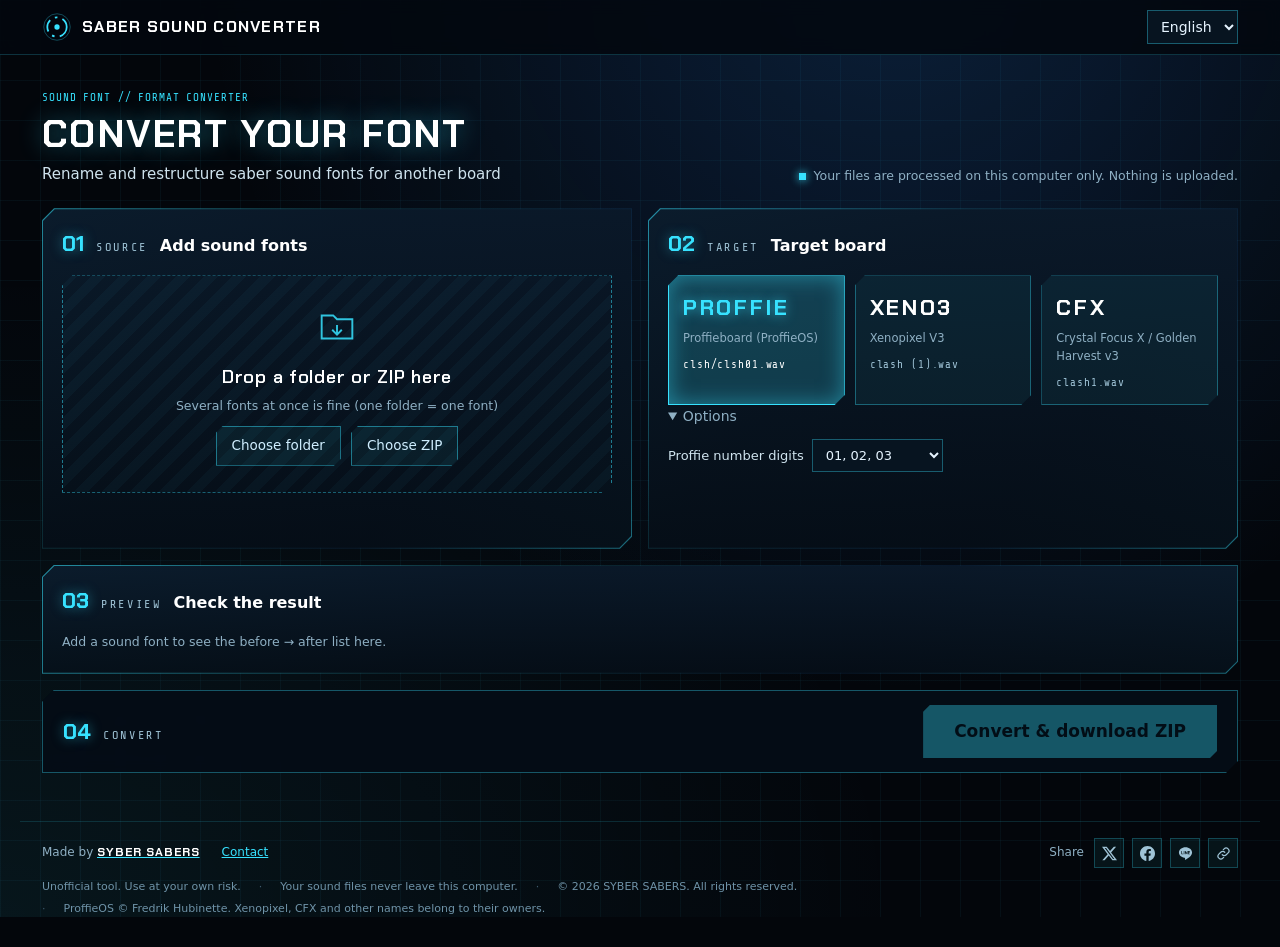
<file: index.html>
<!DOCTYPE html>
<html lang="ja">
<head>
<meta charset="utf-8">
<meta name="viewport" content="width=device-width, initial-scale=1">
<title>Saber Sound Converter</title>
<meta name="description" content="Convert lightsaber sound fonts between Proffieboard, Xenopixel V3 (Xeno3) and CFX file naming — right in your browser, nothing uploaded.">
<style>
/* Chakra Petch / Share Tech Mono — SIL Open Font License 1.1（ページに埋め込み、外部へは接続しない） */
@font-face{font-family:'PWC Display';font-style:normal;font-weight:600;font-display:swap;src:url([data-uri]) format('woff2')}
@font-face{font-family:'PWC Display';font-style:normal;font-weight:700;font-display:swap;src:url([data-uri]) format('woff2')}
@font-face{font-family:'PWC Mono';font-style:normal;font-weight:400;font-display:swap;src:url([data-uri]) format('woff2')}

  /* ===== HUD テーマ（ダーク＋シアン発光＋オレンジのアクセント） ===== */
  :root{
    --bg:#03060b; --panel:rgba(8,19,32,.94); --panel2:#071420; --line:rgba(55,226,255,.2); --line2:rgba(55,226,255,.5);
    --text:#e6f4ff; --muted:#8fb0c4; --accent:#37e2ff; --accent2:#2a8cff; --ok:#37e2ff; --warn:#ff9a3c; --bad:#ff5a6a; --chip:rgba(55,226,255,.06);
    --c:12px;
    --disp:'PWC Display',system-ui,"Segoe UI","Hiragino Sans","Yu Gothic UI","Meiryo",sans-serif;
    --mono:'PWC Mono',ui-monospace,Consolas,monospace;
  }
  *{box-sizing:border-box}
  html{background:var(--bg)}
  body{margin:0;color:var(--text);font:14px/1.6 system-ui,-apple-system,"Segoe UI","Hiragino Sans","Yu Gothic UI","Meiryo",sans-serif;
    background-color:var(--bg);
    background-image:radial-gradient(ellipse at 70% -10%,rgba(42,140,255,.2),transparent 55%),radial-gradient(ellipse at 0% 100%,rgba(55,226,255,.07),transparent 50%),
      linear-gradient(rgba(55,226,255,.045) 1px,transparent 1px),linear-gradient(90deg,rgba(55,226,255,.045) 1px,transparent 1px);
    background-size:auto,auto,40px 40px,40px 40px;min-height:100vh}
  a{color:var(--accent)}
  .mono{font-family:var(--mono);letter-spacing:.08em}
  .disp{font-family:var(--disp);letter-spacing:.06em}

  /* 角を斜めに切ったパネル：外側が枠線の色、::before が中身 */
  .card,.plist-wrap,.editor,.board,.hud{position:relative;isolation:isolate;border:none;border-radius:0;
    background:linear-gradient(135deg,rgba(55,226,255,.6),rgba(55,226,255,.14) 35%,rgba(42,140,255,.1) 70%,rgba(55,226,255,.45));
    clip-path:polygon(var(--c) 0,100% 0,100% calc(100% - var(--c)),calc(100% - var(--c)) 100%,0 100%,0 var(--c))}
  .card::before,.plist-wrap::before,.editor::before,.board::before,.hud::before{content:'';position:absolute;inset:1px;z-index:-1;
    background:linear-gradient(180deg,rgba(10,24,40,.97),rgba(5,13,22,.97));
    clip-path:polygon(calc(var(--c) - .4px) 0,100% 0,100% calc(100% - var(--c) + .4px),calc(100% - var(--c) + .4px) 100%,0 100%,0 calc(var(--c) - .4px))}

  header{position:sticky;top:0;z-index:20;background:rgba(3,8,14,.86);backdrop-filter:blur(8px);border-bottom:1px solid var(--line)}
  .hbar{max-width:1240px;margin:0 auto;padding:10px 22px;display:flex;align-items:center;gap:14px;flex-wrap:wrap}
  .logo{display:flex;align-items:center;gap:10px}
  .logo svg{flex:none}
  .ring-spin{transform-origin:50% 50%;animation:spin 6s linear infinite}
  .logo span{font-family:var(--disp);font-weight:700;font-size:16px;letter-spacing:.08em;text-transform:uppercase;color:#fff}
  .hsp{flex:1}
  .conn{display:flex;align-items:center;gap:8px;color:var(--muted);font-size:13px}
  .dot{width:8px;height:8px;border-radius:50%;background:#3d5566}
  .dot.on{background:var(--accent);box-shadow:0 0 10px var(--accent);animation:pulse 1.8s ease-in-out infinite}
  @keyframes pulse{50%{opacity:.4}}
  #status{color:var(--muted);font-size:11.5px;font-family:var(--mono);letter-spacing:.06em}

  select,input[type=text],input[type=number],textarea{background:var(--panel2);color:var(--text);border:1px solid rgba(55,226,255,.35);border-radius:0;padding:7px 9px;font:inherit}
  select:focus,input:focus,textarea:focus,button:focus-visible{outline:2px solid var(--accent);outline-offset:1px}
  input[type=checkbox],input[type=range]{accent-color:var(--accent)}

  .btn{position:relative;background:var(--chip);color:#cfeeff;border:1px solid rgba(55,226,255,.45);border-radius:0;padding:8px 15px;font:inherit;font-size:13.5px;cursor:pointer;white-space:nowrap;
    clip-path:polygon(7px 0,100% 0,100% calc(100% - 7px),calc(100% - 7px) 100%,0 100%,0 7px);transition:background .16s,box-shadow .16s,color .16s,transform .16s}
  .btn:hover:not(:disabled){background:rgba(55,226,255,.18);color:#fff;box-shadow:inset 0 0 16px rgba(55,226,255,.35);transform:translateY(-1px)}
  .btn:disabled{opacity:.35;cursor:default}
  .btn.primary{background:var(--accent);border-color:var(--accent);color:#02121a;font-weight:700}
  .btn.primary:hover:not(:disabled){background:#86f0ff;color:#02121a;box-shadow:0 0 20px rgba(55,226,255,.55)}
  .btn.big{font-size:17px;padding:12px 30px}
  .btn.small{padding:5px 11px;font-size:13px}
  .btn.tiny{padding:3px 9px;font-size:12px;clip-path:polygon(5px 0,100% 0,100% calc(100% - 5px),calc(100% - 5px) 100%,0 100%,0 5px)}
  .btn.danger{color:#ffc58f;border-color:rgba(255,154,60,.6);background:rgba(255,154,60,.06)}
  .btn.danger:hover:not(:disabled){background:rgba(255,154,60,.2);color:#fff;box-shadow:inset 0 0 16px rgba(255,154,60,.3)}
  .chk{display:flex;align-items:center;gap:7px;margin:6px 0;cursor:pointer}

  main{max-width:1240px;margin:0 auto;padding:20px 22px}
  .card{padding:18px 20px;margin-bottom:16px}
  .card h3,.editor h3{margin:0 0 12px;font-size:15px;display:flex;align-items:center;gap:9px}
  .card h3::before,.editor h3::before{content:'';width:7px;height:7px;background:var(--accent);box-shadow:0 0 8px var(--accent);flex:none}
  .hint,small{color:var(--muted);font-size:12.5px}
  .warn{color:var(--warn)}
  .row{display:flex;align-items:center;gap:10px;flex-wrap:wrap;margin-top:10px}
  .pre{white-space:pre-line}
  details summary{cursor:pointer;color:var(--muted)}
  details[open] summary{margin-bottom:8px}
  .notice{background:rgba(255,154,60,.08);border:1px solid rgba(255,154,60,.45);color:#ffd2a6;padding:9px 14px;margin-bottom:14px;display:flex;align-items:center;gap:10px;flex-wrap:wrap;
    clip-path:polygon(8px 0,100% 0,100% calc(100% - 8px),calc(100% - 8px) 100%,0 100%,0 8px)}
  .banner{background:rgba(255,90,106,.1);border:1px solid rgba(255,90,106,.5);padding:9px 14px;margin-bottom:14px;display:flex;align-items:center;gap:10px}
  /* 表 */
  .tw{overflow-x:auto}
  table{border-collapse:collapse;width:100%;font-size:13px}
  th,td{border-bottom:1px solid rgba(55,226,255,.12);padding:8px 9px;text-align:left}
  th{color:#6f93a8;font-weight:400;font-family:var(--mono);letter-spacing:.06em;font-size:12px}
  tr.manual td{background:rgba(55,226,255,.06)}
  .nowrap{white-space:nowrap}
  .danger-card{--line2:rgba(255,154,60,.5)}
  .log{background:#02060b;border:1px solid rgba(55,226,255,.2);padding:10px;max-height:320px;overflow:auto;font:12px/1.45 var(--mono);white-space:pre-wrap}
  /* ===== 初回接続のロード画面 ===== */
  #busy{position:fixed;inset:0;z-index:40;background:#000;display:flex;align-items:center;justify-content:center;opacity:0;pointer-events:none;transition:opacity .3s}
  #busy.on{opacity:1;pointer-events:auto}
  #busy.out{opacity:0;transition:opacity .35s}
  .busy-in{width:440px;max-width:86vw;opacity:0;transition:opacity .3s .15s}
  #busy.on .busy-in{opacity:1}
  .busy-bar{position:relative;height:16px;border:1px solid rgba(220,230,255,.55);background:rgba(0,0,0,.5)}
  .busy-bar span{position:absolute;left:1px;top:1px;bottom:1px;width:0;background:#d9dee8;transition:width .35s ease-out}
  .busy-bar b{position:absolute;inset:0;display:flex;align-items:center;justify-content:center;font:400 11px var(--mono);color:#fff;mix-blend-mode:difference}
  .busy-step,.busy-sub{margin-top:10px;text-align:center;font-size:10px;line-height:1.6;color:#9fb6d9}
  .busy-sub{margin-top:2px}
  body.reveal main,body.reveal .board{animation:focus .45s cubic-bezier(.2,.8,.2,1) both}
  @keyframes focus{0%{opacity:0;filter:blur(10px);transform:scale(1.02)}100%{opacity:1;filter:none;transform:none}}

  @media (prefers-reduced-motion: reduce){
    *,*::before,*::after{animation:none !important;transition:none !important}
  }
  footer{max-width:1240px;margin:28px auto 30px;padding:16px 22px 0;color:var(--muted);font-size:12px;border-top:1px solid rgba(55,226,255,.15);display:flex;flex-direction:column;gap:10px}
  footer p{margin:0}
  footer .f-row{display:flex;flex-wrap:wrap;align-items:center;gap:6px 22px}
  footer .f-share{margin-left:auto;display:flex;align-items:center;gap:10px}
  footer .f-small{font-size:11px;color:#6f93a8;gap:4px 18px}
  footer .f-small p+p::before{content:'·';margin-right:18px;color:#3d5a6b}
  footer .shop b{font-family:var(--disp);letter-spacing:.08em;color:#fff}
  .presented{margin:0;font-size:10.5px;color:#6f93a8;text-align:center}
  .presented a{color:#9fc3d6;text-decoration:none;letter-spacing:.12em}
  .presented a:hover{color:var(--accent)}
  .pvled{font:inherit;font-size:inherit;letter-spacing:inherit;color:var(--muted);background:none;border:1px solid rgba(55,226,255,.25);padding:0 6px;margin-left:4px;cursor:pointer;pointer-events:auto}
  .pvled.on{color:#06131a;background:var(--accent);border-color:var(--accent)}
  .share{display:inline-flex;align-items:center;gap:8px;vertical-align:middle}
  .shr{display:inline-flex;align-items:center;justify-content:center;width:30px;height:30px;color:#9fc3d6;background:rgba(55,226,255,.06);border:1px solid rgba(55,226,255,.25);cursor:pointer;padding:0;transition:color .15s,border-color .15s,background .15s}
  .shr svg{width:15px;height:15px}
  .shr:hover{color:#fff;border-color:var(--accent);background:rgba(55,226,255,.15)}
  .shr-line:hover{color:#06c755} .shr-fb:hover{color:#4c8dff}
  dialog{background:rgba(6,15,26,.98);color:var(--text);border:1px solid var(--line2);border-radius:0;padding:20px 22px;max-width:520px;
    clip-path:polygon(12px 0,100% 0,100% calc(100% - 12px),calc(100% - 12px) 100%,0 100%,0 12px);box-shadow:0 0 40px rgba(55,226,255,.2)}
  dialog::backdrop{background:rgba(0,4,10,.72)}
  dialog h3{margin:0 0 10px;font-family:var(--disp);letter-spacing:.04em}
  dialog p{white-space:pre-line;margin:0 0 16px}
  dialog .actions{text-align:right}
  .toast{position:fixed;bottom:22px;left:50%;transform:translateX(-50%);background:rgba(5,13,22,.97);border:1px solid var(--accent);color:#fff;padding:9px 20px;opacity:0;transition:opacity .2s;pointer-events:none;z-index:60;
    clip-path:polygon(8px 0,100% 0,100% calc(100% - 8px),calc(100% - 8px) 100%,0 100%,0 8px);box-shadow:0 0 20px rgba(55,226,255,.3)}
  .toast.show{opacity:1}
  /* ===== 音源変換ツール ===== */
  #busy{background:rgba(0,3,8,.92)}
  .busy-ring{display:block;margin:0 auto 22px;width:84px;height:84px}
  .busy-ring .r1{transform-origin:50% 50%;animation:spin 2.4s linear infinite}
  .busy-ring .r2{transform-origin:50% 50%;animation:spin 6s linear infinite reverse}
  @keyframes spin{to{transform:rotate(360deg)}}
  .busy-step{font-size:11px;letter-spacing:.2em;color:var(--accent)}
  .busy-sub{white-space:nowrap;overflow:hidden;text-overflow:ellipsis}
  .hero{display:flex;align-items:flex-end;justify-content:space-between;gap:20px;flex-wrap:wrap;padding:14px 0 22px}
  .w-kick{font-size:11px;color:var(--accent)}
  .w-title{margin:6px 0 0;font-family:var(--disp);font-size:38px;line-height:1.15;color:#fff;letter-spacing:.06em;text-shadow:0 0 24px rgba(55,226,255,.45)}
  .w-sub{margin:6px 0 0;font-size:15px;color:#cfe3ee}
  .privacy{color:var(--muted);font-size:12.5px;margin:0;display:flex;align-items:center;gap:8px}
  .privacy::before{content:'';width:7px;height:7px;background:var(--accent);box-shadow:0 0 8px var(--accent)}
  .stephd{display:flex;align-items:baseline;gap:12px;margin:0 0 14px}
  .stephd .no{font-family:var(--disp);font-weight:700;font-size:22px;color:var(--accent);text-shadow:0 0 12px rgba(55,226,255,.5)}
  .stephd .en{font-family:var(--mono);font-size:12px;letter-spacing:.22em;color:#9fc3d6}
  .stephd h2{margin:0;font-size:16px;color:#fff;font-weight:700}
  .top2{display:grid;grid-template-columns:1fr 1fr;gap:16px;align-items:stretch}
  @media (max-width:900px){.top2{grid-template-columns:1fr}}
  .top2 .card{margin-bottom:16px}

  /* ドロップエリア */
  .drop{position:relative;border:1px dashed rgba(55,226,255,.5);background:repeating-linear-gradient(135deg,rgba(55,226,255,.035) 0 10px,transparent 10px 20px);padding:26px 18px;text-align:center;
    clip-path:polygon(10px 0,100% 0,100% calc(100% - 10px),calc(100% - 10px) 100%,0 100%,0 10px);transition:background .2s,border-color .2s}
  .drop .big{font-family:var(--disp);font-size:18px;letter-spacing:.04em;color:#fff;margin:8px 0 2px}
  .drop svg{opacity:.85}
  .drop .row{justify-content:center}
  .drop.has{padding:16px 18px}
  .drop.has svg{display:none}
  body.dragging .drop{background:rgba(55,226,255,.14);border-color:var(--accent);box-shadow:inset 0 0 30px rgba(55,226,255,.35)}
  body.dragging::after{content:'';position:fixed;inset:0;border:2px solid var(--accent);box-shadow:inset 0 0 60px rgba(55,226,255,.35);pointer-events:none;z-index:30}
  .srcinfo{margin-top:12px;display:flex;align-items:center;gap:10px;flex-wrap:wrap;min-height:26px}
  .filebtn{position:relative;overflow:hidden}
  .filebtn input{position:absolute;inset:0;opacity:0;cursor:pointer}

  /* 変換先ボタン */
  .tgts{display:grid;grid-template-columns:repeat(3,1fr);gap:10px}
  @media (max-width:560px){.tgts{grid-template-columns:1fr}}
  .tgt{display:flex;flex-direction:column;align-items:flex-start;gap:3px;text-align:left;background:var(--chip);color:#cfeeff;border:1px solid rgba(55,226,255,.35);padding:14px 14px 12px;cursor:pointer;font:inherit;
    clip-path:polygon(10px 0,100% 0,100% calc(100% - 10px),calc(100% - 10px) 100%,0 100%,0 10px);transition:background .16s,box-shadow .16s,transform .16s}
  .tgt b{font-family:var(--disp);font-size:22px;letter-spacing:.12em;color:#fff}
  .tgt span{font-size:11.5px;color:var(--muted)}
  .tgt code{font-size:11px;color:#9fc3d6;margin-top:6px}
  .tgt:hover{background:rgba(55,226,255,.12);transform:translateY(-1px)}
  .tgt.on{background:rgba(55,226,255,.2);border-color:var(--accent);box-shadow:inset 0 0 22px rgba(55,226,255,.45),0 0 14px rgba(55,226,255,.3)}
  .tgt.on b{color:var(--accent);text-shadow:0 0 12px rgba(55,226,255,.7)}
  .tgt.on code{color:#fff}
  .opts{margin-top:12px;display:flex;flex-direction:column;gap:4px;font-size:13px;color:#cfe3ee}
  .inl{display:flex;align-items:center;gap:8px;flex-wrap:wrap}
  .badge{color:#9ff1ff;border:1px solid rgba(55,226,255,.55);padding:0 7px;font-size:11px;white-space:nowrap;font-family:var(--mono);letter-spacing:.06em}

  /* プレビュー */
  .empty{margin:4px 0}
  .font{border:1px solid rgba(55,226,255,.22);background:rgba(55,226,255,.025);padding:12px 14px;margin-top:12px}
  .font.off{opacity:.5}
  .font.off .tw,.font.off details{display:none}
  .font-h{display:flex;align-items:center;gap:10px;flex-wrap:wrap}
  .font-h .chk{margin:0}
  .font-h .chk input{width:17px;height:17px}
  .sr{position:absolute;width:1px;height:1px;overflow:hidden;clip:rect(0 0 0 0)}
  .fname{font-family:var(--disp);font-size:18px;letter-spacing:.04em;color:#fff}
  .froot{color:#6f93a8}
  .falias{color:#cfe3ee;font-size:14px}
  .hsp{flex:1}
  .fsel{display:flex;align-items:center;gap:6px;font-size:11px;color:var(--muted);letter-spacing:.08em}
  .fsel select{padding:4px 6px;font-family:var(--mono)}
  .farrow{font-size:13px;color:var(--muted)} .farrow b{color:var(--accent);font-family:var(--disp);letter-spacing:.1em}
  .fstats{display:flex;gap:14px;flex-wrap:wrap;margin:8px 0 2px;font-size:11.5px;color:var(--muted)}
  .fstats .ok{color:var(--accent)} .fstats .wn{color:var(--warn)}
  .warns{margin:8px 0 4px;padding:8px 12px 8px 28px;background:rgba(255,154,60,.07);border-left:3px solid var(--warn);color:#ffd2a6;font-size:12.5px}
  .warns li{margin:1px 0}
  table.map{margin-top:8px;font-size:12.5px}
  table.map td{padding:5px 8px;vertical-align:top}
  table.map td.ty{color:#9ff1ff;white-space:nowrap}
  table.map td.arr{color:var(--accent);width:18px;padding:5px 0}
  table.map td.to{color:#fff}
  table.map i{color:#6f93a8;font-style:normal;margin:0 4px;font-family:system-ui,sans-serif;letter-spacing:0}
  table.map{table-layout:fixed} table.map th:nth-child(1){width:120px} table.map th:nth-child(3){width:28px} table.map th:nth-child(5){width:52px}
  table.map td{overflow:hidden;text-overflow:ellipsis;white-space:nowrap}
  table.map tr.unv td.ty{color:#ffc58f}
  table.map tr.add td{color:#9fc3d6}
  .warnmark{color:var(--warn);cursor:help}
  .unm{margin-top:8px} .unm summary{color:#ffc58f} .unm ul{margin:4px 0;padding-left:20px;font-size:12.5px}
  .all{margin-top:6px} .all summary,.unm summary{font-size:12.5px}

  /* 変換バー */
  .convbar{position:sticky;bottom:0;z-index:10;display:flex;align-items:center;gap:14px;flex-wrap:wrap;padding:14px 20px;margin-top:6px;background:rgba(5,13,22,.96);backdrop-filter:blur(6px);border:1px solid rgba(55,226,255,.35);
    clip-path:polygon(12px 0,100% 0,100% calc(100% - 12px),calc(100% - 12px) 100%,0 100%,0 12px)}
  .convbar .stephd{margin:0}
  .convbar .sum{flex:1;min-width:200px;color:#cfe3ee;font-family:var(--mono);font-size:12.5px;letter-spacing:.04em}
  .result{margin-top:14px}
  .done-h{display:flex;align-items:center;gap:14px;flex-wrap:wrap}
  .done-h b{font-size:20px;color:var(--accent);letter-spacing:.08em;text-shadow:0 0 14px rgba(55,226,255,.6)}
  .result details{margin-top:8px}
  body.is-busy main{pointer-events:none}
</style>
</head>
<body>
<header><div class="hbar">
  <div class="logo"><svg width="30" height="30" viewBox="0 0 34 34" aria-hidden="true"><circle cx="17" cy="17" r="15" fill="none" stroke="#37e2ff" stroke-opacity=".35"/><circle cx="17" cy="17" r="11" fill="none" stroke="#37e2ff" stroke-width="2" stroke-dasharray="14 6 3 6" class="ring-spin"/><circle cx="17" cy="17" r="3" fill="#37e2ff"/></svg><span data-t="appTitle"></span></div>
  <span id="status"></span>
  <span class="hsp"></span>
  <select id="langSel" aria-label="Language"><option value="ja">日本語</option><option value="en">English</option></select>
</div></header>

<main id="main">
  <section class="hero">
    <div><div class="mono w-kick" data-t="kick"></div><h1 class="w-title" data-t="wTitle"></h1><p class="w-sub" data-t="wSub"></p></div>
    <p class="privacy" data-t="privacy"></p>
  </section>

  <div class="top2">
    <section class="card">
      <div class="stephd"><span class="no">01</span><span class="en">SOURCE</span><h2 data-t="s1t"></h2></div>
      <div class="drop" id="drop">
        <svg width="46" height="46" viewBox="0 0 48 48" aria-hidden="true"><path d="M8 14h12l4 4h16v20H8z" fill="none" stroke="#37e2ff" stroke-width="2"/><path d="M24 24v10M19 29l5 5 5-5" fill="none" stroke="#37e2ff" stroke-width="2"/></svg>
        <div class="big" data-t="drop"></div>
        <small data-t="dropSub"></small>
        <div class="row">
          <label class="btn filebtn"><span data-t="pickFolder"></span><input type="file" id="inFolder" webkitdirectory directory multiple></label>
          <label class="btn filebtn"><span data-t="pickZip"></span><input type="file" id="inZip" accept=".zip,application/zip" multiple></label>
        </div>
      </div>
      <div class="srcinfo" id="srcInfo"></div>
    </section>

    <section class="card">
      <div class="stephd"><span class="no">02</span><span class="en">TARGET</span><h2 data-t="s2t"></h2></div>
      <div class="tgts" id="tgts"></div>
      <details class="optbox" open><summary data-t="opts"></summary><div class="opts" id="opts"></div></details>
    </section>
  </div>

  <section class="card">
    <div class="stephd"><span class="no">03</span><span class="en">PREVIEW</span><h2 data-t="s3t"></h2></div>
    <div id="preview"></div>
  </section>

  <div class="convbar">
    <div class="stephd"><span class="no">04</span><span class="en">CONVERT</span></div>
    <span class="sum" id="sumBar"></span>
    <button class="btn primary big" id="btnConvert" data-t="convert" disabled></button>
  </div>
  <section class="card result" id="result" hidden></section>
</main>

<div id="busy" aria-live="polite"><div class="busy-in">
  <svg class="busy-ring" viewBox="0 0 84 84" aria-hidden="true"><circle cx="42" cy="42" r="38" fill="none" stroke="#37e2ff" stroke-opacity=".25"/><circle class="r1" cx="42" cy="42" r="31" fill="none" stroke="#37e2ff" stroke-width="3" stroke-dasharray="40 14 6 14"/><circle class="r2" cx="42" cy="42" r="23" fill="none" stroke="#2a8cff" stroke-width="2" stroke-dasharray="4 8"/><circle cx="42" cy="42" r="5" fill="#37e2ff"/></svg>
  <div class="busy-bar"><span id="busyFill"></span><b id="busyPct">0</b></div><div class="busy-step mono" id="busyStep"></div><div class="busy-sub mono" id="busySub"></div>
</div></div>

<footer>
  <div class="f-row">
    <p class="shop">Made by <a id="shopLink" target="_blank" rel="noopener"><b>SYBER SABERS</b></a></p>
    <p><a href="#" id="mailLink">Contact</a></p>
    <p class="f-share" id="shareFoot"></p>
  </div>
  <div class="f-row f-small">
    <p data-t="fUnofficial"></p>
    <p data-t="fPrivacy"></p>
    <p>© 2026 SYBER SABERS. All rights reserved.</p>
    <p>ProffieOS © Fredrik Hubinette. Xenopixel, CFX and other names belong to their owners.</p>
  </div>
</footer>

<dialog id="dlg"><h3 id="dlgTitle"></h3><p id="dlgBody"></p><div class="actions"><button class="btn primary" id="dlgOk">OK</button></div></dialog>
<div class="toast" id="toast"></div>

<script>
'use strict';
/* =====================================================================
 * 言語（日本語 / English）
 * ===================================================================== */
const LANG = {
ja: {
  appTitle: 'Saber Sound Converter',
  kick: 'SOUND FONT // FORMAT CONVERTER', wTitle: 'CONVERT YOUR FONT',
  wSub: 'セーバー音源のファイル名とフォルダ構成を、別のボード用に変換',
  privacy: '音源はこのパソコンの中だけで処理します。どこにも送信しません。',
  s1: 'SOURCE', s1t: '音源を入れる', s2: 'TARGET', s2t: '変換先のボード', s3: 'PREVIEW', s3t: '変換内容の確認', s4: 'CONVERT', s4t: '変換',
  drop: 'ここにフォルダか ZIP をドロップ', dropSub: '複数の音源（1フォルダ＝1音源）をまとめて入れても OK',
  pickFolder: 'フォルダを選ぶ', pickZip: 'ZIP を選ぶ', clear: 'クリア',
  loaded: '{fonts} 個の音源・{files} ファイル', loading: '読み込み中…',
  ignored: '音声が入っていない {n} ファイルは対象外にしました',
  tgtEx: {proffie: 'clsh/clsh01.wav', xeno3: 'clash (1).wav', cfx: 'clash1.wav'},
  opts: '詳細設定', optDigits: 'Proffie の番号の桁数',
  optMelt: 'CFX：メルトの音をドラッグにまとめる（しないときは _unmapped へ）',
  noFonts: '音源を入れると、ここに変換前 → 変換後の一覧が出ます。',
  detected: '判定', include: '変換する', same: '変換先と同じ形式なので、最初は外しています',
  inputOnly: 'この形式は読み込みのみ対応',
  colType: '種類', colFrom: '変換前', colTo: '変換後', showAll: 'すべてのファイルを表示', unmappedT: '_unmapped に入れるファイル（消さずに残します）',
  why: {noTarget: '変換先にこの種類がない', unknownName: '知らないファイル名', config: '変換先では使わない設定ファイル', notWav: 'WAV 以外の音声'},
  files: 'ファイル', converted: '変換', unmapped: '未対応',
  wQuote: 'quote（セリフ）{n} 個は force に入れます（変換先に区別がないため）',
  wMeltDrag: 'メルトの音をドラッグにまとめました',
  wCfxFont: 'CFX の font は1つだけなので、2つ目以降の {n} 個は boot に入れます',
  wNoSmooth: 'SmoothSwing（swingh／swingl）がないので、アクセントスイングだけで動きます',
  wNoHum: 'hum（ハム音）が見つかりません',
  wMixed: '{t} に別名のファイルが混ざっています',
  wDupDropped: '同じ音の重複を外しました：{f}',
  wUnmapped: '変換先に対応する名前のないファイル（{n} 個）は _unmapped フォルダに入れます',
  wUnverified: '実物で未確認の対応があります：{t}',
  wDirName: 'フォルダ名とファイル名が違うファイルは、フォルダ名（ProffieOS と同じ）の種類として扱いました：{f}',
  wExtras: '効果音（hum・clash など）が見つからないので、音源ではなく素材フォルダ（BGM・セリフなど）として最初は外しています',
  wSystem: 'Xeno3 のシステム音フォルダ（setting）のようなので、最初は外しています',
  optXenoIni: 'XENO3：fontconfig.ini がなければ既定値を追加（青・点灯 300／消灯 400）',
  wTracksOnly: '音源ではなく共通の BGM（tracks）フォルダのようなので、最初は外しています',
  wFormat: '44.1kHz／16bit／モノラル以外の WAV が {n} 個あります（例：{f} = {fmt}）。ボードによっては鳴らないことがあります',
  wFormatChk: 'WAV の形式を確認中…',
  unverifiedTip: '実物の音源で未確認の対応',
  convert: '変換して ZIP をダウンロード', nothing: '変換する音源を選んでください',
  sumBar: '{fonts} 個の音源・{files} ファイル → {tgt}',
  busy: 'CONVERTING', busyRead: '{i} / {n}', done: '変換が終わりました', doneSub: '{name}（{size}）をダウンロードしました',
  again: 'もう一度ダウンロード', logT: '変換ログ',
  error: 'エラーが起きました', errZip: 'ZIP を読めませんでした（壊れているか、ZIP ではありません）', errEnc: 'パスワード付き ZIP には対応していません',
  errBig: '出力が大きすぎます（4GB／65535 ファイルまで）。音源を分けて変換してください',
  errBrowser: 'このブラウザは ZIP の展開に対応していません。パソコン版の Chrome か Edge で開いてください',
  leaveWarn: '変換中です。ページを離れますか？',
  mailSubject: '[Saber Sound Converter] 不具合・ご意見', mailBody: '（ここに内容をお書きください）',
  shareText: 'セーバー音源を Proffie／Xeno3／CFX 用に変換できる無料ツール', shareCopy: 'リンクをコピー', shareCopied: 'リンクをコピーしました',
  fPrivacy: '音源はこのパソコンの外に出ません。', fUnofficial: '非公式ツールです。ご利用は自己責任でお願いします。'
},
en: {
  appTitle: 'Saber Sound Converter',
  kick: 'SOUND FONT // FORMAT CONVERTER', wTitle: 'CONVERT YOUR FONT',
  wSub: 'Rename and restructure saber sound fonts for another board',
  privacy: 'Your files are processed on this computer only. Nothing is uploaded.',
  s1: 'SOURCE', s1t: 'Add sound fonts', s2: 'TARGET', s2t: 'Target board', s3: 'PREVIEW', s3t: 'Check the result', s4: 'CONVERT', s4t: 'Convert',
  drop: 'Drop a folder or ZIP here', dropSub: 'Several fonts at once is fine (one folder = one font)',
  pickFolder: 'Choose folder', pickZip: 'Choose ZIP', clear: 'Clear',
  loaded: '{fonts} font(s), {files} files', loading: 'Loading…',
  ignored: '{n} file(s) outside any font were skipped',
  tgtEx: {proffie: 'clsh/clsh01.wav', xeno3: 'clash (1).wav', cfx: 'clash1.wav'},
  opts: 'Options', optDigits: 'Proffie number digits',
  optMelt: 'CFX: put melt sounds into drag (otherwise they go to _unmapped)',
  noFonts: 'Add a sound font to see the before → after list here.',
  detected: 'Detected', include: 'Convert', same: 'Already in the target format, so unchecked',
  inputOnly: 'Input only',
  colType: 'Type', colFrom: 'Before', colTo: 'After', showAll: 'Show every file', unmappedT: 'Going to _unmapped (kept, not deleted)',
  why: {noTarget: 'No such sound on the target board', unknownName: 'Unknown file name', config: 'Config file not used by the target', notWav: 'Not a WAV file'},
  files: 'files', converted: 'converted', unmapped: 'unmapped',
  wQuote: '{n} quote file(s) go into force (the target has no separate quote)',
  wMeltDrag: 'Melt sounds were merged into drag',
  wCfxFont: 'CFX uses one font sound; {n} extra go into boot',
  wNoSmooth: 'No SmoothSwing pairs (swingh/swingl) — accent swings only',
  wNoHum: 'No hum sound found',
  wMixed: '{t} has files with alternative names mixed in',
  wDupDropped: 'Removed duplicate sound(s): {f}',
  wUnmapped: '{n} file(s) with no matching name on the target go to the _unmapped folder',
  wUnverified: 'Some mappings are not yet confirmed with a real font: {t}',
  wDirName: 'File name differs from its folder; typed by the folder name (as ProffieOS does): {f}',
  wExtras: 'No effect sounds (hum, clash…) found — looks like an extras folder (music, quotes…), so unchecked',
  wSystem: 'Looks like the Xeno3 system sound folder (setting), so unchecked',
  optXenoIni: 'XENO3: add a default fontconfig.ini if missing (blue, on 300 / off 400)',
  wTracksOnly: 'Looks like a shared BGM (tracks) folder rather than a font, so unchecked',
  wFormat: '{n} WAV file(s) are not 44.1kHz/16-bit/mono (e.g. {f} = {fmt}). Some boards may not play them',
  wFormatChk: 'Checking WAV formats…',
  unverifiedTip: 'Not yet confirmed with a real font',
  convert: 'Convert & download ZIP', nothing: 'Select at least one font',
  sumBar: '{fonts} font(s), {files} files → {tgt}',
  busy: 'CONVERTING', busyRead: '{i} / {n}', done: 'Done', doneSub: 'Downloaded {name} ({size})',
  again: 'Download again', logT: 'Conversion log',
  error: 'Something went wrong', errZip: 'Could not read the ZIP (damaged, or not a ZIP)', errEnc: 'Password-protected ZIPs are not supported',
  errBig: 'Output is too large (max 4 GB / 65535 files). Convert fewer fonts at a time',
  errBrowser: 'This browser cannot unpack ZIPs. Please use desktop Chrome or Edge',
  leaveWarn: 'Conversion in progress. Leave this page?',
  mailSubject: '[Saber Sound Converter] Feedback', mailBody: '(Please write your message here)',
  shareText: 'Free tool to convert saber sound fonts between Proffie, Xeno3 and CFX', shareCopy: 'Copy link', shareCopied: 'Link copied',
  fPrivacy: 'Your sound files never leave this computer.', fUnofficial: 'Unofficial tool. Use at your own risk.'
}
};
let lang = 'ja';
/** 文言を取り出す。{name} を args で置き換え */
function t(key, args){
  let s = (LANG[lang] && LANG[lang][key]) ?? LANG.en[key] ?? key;
  if (args && typeof s === 'string') s = s.replace(/\{(\w+)\}/g, (_, k) => args[k] ?? '');
  return s;
}

/* =====================================================================
 * 変換ロジック（画面なし・ブラウザでも Node でも動く）
 *
 * 流れ：groupFonts（フォントごとに分ける）→ detect（形式を判定）
 *       → parse（種類＋番号に分解）→ plan（変換先のファイル名を決める）
 * 種類の名前は Proffie のポリフォニック名を「中間名」として使う。
 * 名前の対応は 2026-11-22 に実物の音源（BoBF：Proffie／Xeno3／CFX-GHv3／Verso／Asteria 版）で確認。
 * ===================================================================== */
const SSC = (() => {

  /** 無視するファイル（OS が勝手に作るもの） */
  const JUNK = /(^|\/)(__MACOSX\/|\.DS_Store$|\._|Thumbs\.db$|desktop\.ini$|\.Spotlight|\.Trashes|System Volume Information\/|\.font$)/i;
  const isWav = p => /\.wav$/i.test(p);
  const AUDIO_OTHER = /\.(mp3|ogg|flac|aif|aiff|m4a)$/i;
  const baseName = p => p.slice(p.lastIndexOf('/') + 1);
  const dirName = p => p.includes('/') ? p.slice(0, p.lastIndexOf('/')) : '';
  const stripExt = n => n.replace(/\.[^.]+$/, '');

  /** ProffieOS の効果名（中間名）。ここにあるものは Proffie → Proffie でそのまま通す */
  const PROFFIE_TYPES = [
    'boot', 'font', 'hum', 'preon', 'out', 'fastout', 'in', 'pstoff',
    'swng', 'swingh', 'swingl', 'slsh', 'spin', 'clsh', 'stab', 'blst', 'force', 'quote',
    'lock', 'bgnlock', 'endlock', 'drag', 'bgndrag', 'enddrag', 'melt', 'bgnmelt', 'endmelt',
    'lb', 'bgnlb', 'endlb', 'ccbegin', 'ccchange', 'ccend', 'bladein', 'bladeout', 'lowbatt',
    'bgnauto', 'auto', 'endauto', 'bgnarm', 'armhum', 'endarm', 'chhum', 'chup', 'chdwn',
    'volup', 'voldown', 'volmin', 'volmax', 'mnum', 'mselect', 'mback', 'menter', 'mclick',
    'tr', 'trloop', 'monosfx', 'bmbeep', 'emtrack', 'blast'
  ];

  /* ---------- 形式ごとの定義 ----------
   * read:  変換元として読むときの「ファイル名の種類 → 中間名」（小文字）
   * write: 変換先として書くときの「中間名 → ファイル名」。無い種類は _unmapped/ へ
   * secondary: Proffie で混ざりがちな別名（中身が同じなら捨てる）
   */
  const F = {};

  F.proffie = {
    id: 'proffie', label: 'PROFFIE', full: 'Proffieboard (ProffieOS)',
    read: Object.assign(Object.fromEntries(PROFFIE_TYPES.map(t => [t, t])), {
      // モノフォニック名・他形式の名前が混ざっていても読む
      clash: 'clsh', blaster: 'blst', lockup: 'lock', swing: 'swng', slash: 'slsh',
      poweron: 'out', poweroff: 'in', pwroff: 'in', color: 'ccchange', track: 'track'
    }),
    secondary: new Set(['clash', 'blaster', 'lockup', 'swing', 'slash', 'poweron', 'poweroff', 'pwroff', 'color']),
    write: null // 中間名そのまま（plan で処理）
  };

  F.xeno3 = {
    id: 'xeno3', label: 'XENO3', full: 'Xenopixel V3',
    read: {
      hum: 'hum', in: 'in', out: 'out', font: 'font', preon: 'preon', postoff: 'pstoff',
      swing: 'swng', swingh: 'swingh', swingl: 'swingl', clash: 'clsh', blaster: 'blst', force: 'force', stab: 'stab',
      lock: 'lock', beginlock: 'bgnlock', endlock: 'endlock',
      drag: 'drag', begindrag: 'bgndrag', enddrag: 'enddrag',
      melt: 'melt', beginmelt: 'bgnmelt', endmelt: 'endmelt',
      lightningblock: 'lb', beginlightningblock: 'bgnlb', endlightningblock: 'endlb',
      // 既存ツールの綴り違い（lighting）も読めるようにする
      lightingblock: 'lb', beginlightingblock: 'bgnlb', endlightingblock: 'endlb',
      spin: 'spin', track: 'track'
    },
    write: {
      hum: 'hum', in: 'in', out: 'out', font: 'font', preon: 'preon', pstoff: 'postoff',
      swng: 'swing', swingh: 'swingh', swingl: 'swingl', clsh: 'clash', blst: 'blaster', force: 'force', quote: 'force', stab: 'stab',
      lock: 'lock', bgnlock: 'beginlock', endlock: 'endlock',
      drag: 'drag', bgndrag: 'begindrag', enddrag: 'enddrag',
      melt: 'melt', bgnmelt: 'beginmelt', endmelt: 'endmelt',
      lb: 'lightningblock', bgnlb: 'beginlightningblock', endlb: 'endlightningblock',
      spin: 'spin', track: 'track'
    },
    /** 実物で確認できていない対応（画面と記録に「未確認」と出す） */
    unverified: new Set(['pstoff', 'quote'])
  };

  F.cfx = {
    id: 'cfx', label: 'CFX', full: 'Crystal Focus X / Golden Harvest v3',
    read: {
      boot: 'boot', font: 'font', hum: 'hum', humm: 'hum', poweron: 'out', poweronf: 'fastout', pwron: 'out',
      poweroff: 'in', pwroff: 'in', preon: 'preon', pstoff: 'pstoff',
      swing: 'swng', hswing: 'swingh', lswing: 'swingl', spin: 'spin', clash: 'clsh', stab: 'stab',
      blaster: 'blst', blast: 'blst', force: 'force', fclash: 'force',
      lockup: 'lock', lock: 'lock', startlock: 'bgnlock', bgnlock: 'bgnlock', endlock: 'endlock',
      drag: 'drag', startdrag: 'bgndrag', bgndrag: 'bgndrag', enddrag: 'enddrag',
      melt: 'melt', bgnmelt: 'bgnmelt', endmelt: 'endmelt',
      color: 'ccchange', track: 'track'
    },
    write: {
      boot: 'boot', font: 'font', hum: 'humM', out: 'poweron', fastout: 'poweronf', in: 'poweroff',
      swng: 'swing', swingh: 'hswing', swingl: 'lswing', clsh: 'clash', blst: 'blaster',
      force: 'force', quote: 'force',
      lock: 'lockup', bgnlock: 'startlock', endlock: 'endlock',
      drag: 'drag', bgndrag: 'startdrag', enddrag: 'enddrag',
      ccchange: 'color', track: 'track',
      preon: 'preon', spin: 'spin', stab: 'stab'   // The Metallic Jaw の CFX 版で確認（1 から番号）
    },
    /** 番号パターン A（1つ目は番号なし、2つ目から 2,3…）。それ以外は B（1 から番号） */
    plainFirst: new Set(['blaster', 'boot', 'poweron', 'poweronf', 'font', 'force', 'lockup', 'drag', 'color', 'poweroff']),
    unverified: new Set(['fastout', 'quote', 'melt', 'bgnmelt', 'endmelt'])
  };

  /* 変換元としてだけ読む形式（BoBF の Verso／Asteria 版で確認） */
  F.verso = {
    id: 'verso', label: 'VERSO', full: 'Verso', inputOnly: true,
    read: { boot: 'boot', font: 'font', hum: 'hum', on: 'out', off: 'in', aswing: 'swng', swingh: 'swingh', swingl: 'swingl',
      clash: 'clsh', deflc: 'blst', lockup: 'lock', endlock: 'endlock', track: 'track' }
  };
  F.asteria = {
    id: 'asteria', label: 'ASTERIA', full: 'Asteria', inputOnly: true,
    read: { bankswitch: 'boot', 'hum/humm': 'hum', 'hum/hum': 'hum', 'out/poweron': 'out', 'in/poweroff': 'in', 'in/pwroff': 'in',
      'hyswing/swing': 'swng', 'clash/clash': 'clsh', 'blaster/blaster': 'blst', 'lockup/lockup': 'lock', 'drag/drag': 'drag',
      'swing/sw_h': 'swingh', 'swing/sw_l': 'swingl' }
  };

  const TARGETS = ['proffie', 'xeno3', 'cfx'];
  const FORMATS = F;

  /** Asteria の種類フォルダ（フォルダ名とファイル名が違うもの） */
  const ASTERIA_DIRS = {hyswing: /^swing\d*$/, swing: /^sw\d+_[hl]$/, in: /^(poweroff|pwroff)\d*$/, out: /^poweron\d*$/, hum: /^humm?\d*$/};
  /** 種類フォルダとして知っている名前（どれかの形式で読める名前＋tracks） */
  let KNOWN = null;
  const known = () => KNOWN || (KNOWN = new Set(['tracks', ...Object.values(F).flatMap(d => Object.keys(d.read))]));
  /** ファイル名から番号を外した「種類の部分」 */
  const typePart = p => stripExt(baseName(p)).toLowerCase().replace(/[\s_-]*\(?\d*\)?$/, '');

  /**
   * 「種類フォルダ」（clsh/、tracks/、Blaster/ など）の一覧を作る。
   * ProffieOS は font/clsh/xxx.wav の「clsh」で種類を決めるので、フォルダ名を優先する。
   * ただし font/ のように中に色々な種類が入っているフォルダは音源そのもの（種類フォルダではない）。
   */
  function effectDirs(paths){
    const parts = new Map();
    for (const p of paths) {
      const d = dirName(p); if (!d) continue;
      if (!parts.has(d)) parts.set(d, new Set());
      parts.get(d).add(typePart(p));
    }
    const out = new Set();
    for (const [d, set] of parts) {
      const dir = baseName(d).toLowerCase();
      if (dir === 'tracks') { out.add(d); continue; }
      if (ASTERIA_DIRS[dir] && [...set].every(b => ASTERIA_DIRS[dir].test(b) || ASTERIA_DIRS[dir].test(b + '1'))) { out.add(d); continue; }
      // 中のファイルが 1 種類（番号違いだけ）で、フォルダ名が知っている名前、またはファイル名と同じ
      const bases = [...set].filter(b => b !== '');
      if (bases.length <= 1 && (known().has(dir) || bases[0] === dir)) out.add(d);
    }
    return out;
  }

  /* ---------- 1. フォントごとに分ける ---------- */
  /**
   * entries: [{path:'BoBF/Xeno3/clash (1).wav', size, ...}]（パス区切りは /）
   * 音声ファイルがある一番近いフォルダを「フォント」とみなす。
   * ただしフォルダ名が効果名（clsh/、tracks/、Blaster/ など）のときは、その1つ上をフォントとする。
   */
  function groupFonts(entries, rootName = 'font'){
    const ok = entries.filter(e => !JUNK.test(e.path) && !e.path.endsWith('/'));
    const eff = effectDirs(ok.filter(e => isWav(e.path) || AUDIO_OTHER.test(e.path)).map(e => e.path));
    const fontRootOf = p => eff.has(dirName(p)) ? dirName(dirName(p)) : dirName(p);
    const roots = new Set(ok.filter(e => isWav(e.path) || AUDIO_OTHER.test(e.path)).map(e => fontRootOf(e.path)));
    // 音声のないファイル（設定ファイルなど）は、いちばん近い祖先のフォントに入れる
    const findRoot = p => { let d = dirName(p); for (;;) { if (roots.has(d)) return d; if (!d) return null; d = dirName(d); } };
    const map = new Map(), ignored = [];
    for (const e of ok) {
      const r = findRoot(e.path);
      if (r == null) { ignored.push(e); continue; }
      if (!map.has(r)) map.set(r, []);
      map.get(r).push(e);
    }
    const fonts = [...map.entries()].sort((a, b) => a[0].localeCompare(b[0])).map(([root, files]) => ({
      root, name: root ? baseName(root) : rootName,
      files: files.map(e => ({entry: e, rel: root ? e.path.slice(root.length + 1) : e.path}))
    }));
    // 同じ名前のフォントがあれば親フォルダ名を足して区別する
    const cnt = {}; fonts.forEach(f => cnt[f.name] = (cnt[f.name] || 0) + 1);
    fonts.forEach(f => { if (cnt[f.name] > 1 && f.root.includes('/')) f.name = baseName(dirName(f.root)) + '_' + f.name; });
    return {fonts, ignored};
  }

  /* ---------- 2. 形式の自動判定 ---------- */
  /**
   * Xeno3 の fontconfig.ini（1行）。先頭の名前は何でもよいので、元のフォルダ名を入れる（例：qui=(…)）。
   * 既定値：青 (0,0,255)、STEADY BLADE(1)、効果は各1番目、STANDARD BLADE(0)、点灯 300／消灯 400（SYBER SABERS の標準）
   */
  const xenoIni = key => `${key}=(0,0,255),1,1,0,0,0,0,300,400`;
  /** fontconfig.ini の先頭に使える名前にする（スペース → _、英数字と _ - 以外は外す。何も残らなければ font） */
  const xenoKey = name => String(name).trim().replace(/\s+/g, '_').replace(/[^A-Za-z0-9_-]/g, '') || 'font';
  /**
   * 素材フォルダ（音源パッケージの _Extras/Music、_Extras/Quotes など）：
   * どの形式で読んでも BGM 以外の効果音（hum・clash など）が 1 つも見つからない
   */
  const isExtras = font => !Object.keys(F).some(k => [...parse(font, k).types.keys()].some(t => t !== 'track'));
  /** Xeno3 の setting/ のようなシステム音フォルダ（音源ではない） */
  const isSystemFolder = font => font.files.some(x => /^(fontnotfound|sdcarderror|configorfoldererror|lowbattery)\.wav$/i.test(x.rel));

  /** BGM（tracks）しか入っていない＝音源ではなく、SD カード直下の共通 BGM フォルダ */
  const isTracksOnly = font => { const w = font.files.filter(x => isWav(x.rel)); return w.length > 0 && w.every(x => /^tracks?\//i.test(x.rel)); };

  function detect(font){
    const s = {proffie: 0, xeno3: 0, cfx: 0, verso: 0, asteria: 0};
    let wavs = 0;
    for (const {rel} of font.files) {
      const lo = rel.toLowerCase(), n = baseName(lo), b = stripExt(n);
      if (n === 'config.ini' || n === 'smoothsw.ini') s.proffie += 20;
      if (n === 'font_config.txt' || n === 'leds.txt') s.cfx += 20;
      if (n === 'fontconfig.ini') s.xeno3 += 20;
      if (!isWav(n)) continue;
      wavs++;
      if (/ \(\d+\)$/.test(b)) s.xeno3 += 3;
      if (/^(clsh|swng|blst|bgnlock|bgndrag|bgnmelt|bgnlb|endlb|ccbegin|ccchange|ccend|pstoff|slsh)\d*$/.test(b)) s.proffie += 3;
      if (/^(clsh|swng|blst|in|out|swingh|swingl|boot|lock|drag|melt|force|quote)\//.test(lo)) s.proffie += 3;
      if (/^(humm\d*|pwroff2|hswing\d*|lswing\d*|startlock\d*|startdrag\d*|poweron\d*|poweroff\d*|poweronf\d*|color)$/.test(b)) s.cfx += 3;
      if (/^(aswing|deflc|on|off)\d+$/.test(b)) s.verso += 4;
      if (/^(hyswing|swing|blaster|clash|hum)\//.test(lo) && /^(hyswing|swing|blaster|clash|hum|in|out|lockup|drag)\//.test(lo)) s.asteria += 2;
      if (/^swing\/sw\d+_[hl]$/.test(lo.replace(/\.wav$/, '')) || b === 'bankswitch') s.asteria += 6;
    }
    const order = Object.entries(s).sort((a, b) => b[1] - a[1]);
    const format = order[0][1] > 0 ? order[0][0] : 'proffie';
    return {format, scores: s, wavs, sure: order[0][1] > 0 && order[0][1] >= 2 * (order[1][1] || 0)};
  }

  /* ---------- 3. 種類＋番号に分解 ---------- */
  /** 1つのファイル → {name（種類名・小文字）, num（番号。なければ 0）} */
  function splitName(rel, fmt){
    const lo = rel.toLowerCase(), parts = lo.split('/'), file = stripExt(parts[parts.length - 1]);
    const dir = parts.length > 1 ? parts[parts.length - 2] : '';
    if (fmt === 'asteria') {
      let m = /^sw(\d+)_([hl])$/.exec(file);
      if (dir === 'swing' && m) return {name: 'swing/sw_' + m[2], num: +m[1]};
      m = /^(.*?)(\d*)$/.exec(file);
      return {name: (dir ? dir + '/' : '') + m[1], num: m[2] ? +m[2] : 0};
    }
    let m = /^(.*?)\s*\((\d+)\)$/.exec(file);           // Xeno3：clash (1)
    if (!m) m = /^(.*?)[\s_-]*(\d*)$/.exec(file);         // clash1 / clsh01 / clash_01 / 001
    let name = m[1], num = m[2] ? +m[2] : 0;
    if (!name && dir) name = dir;                          // clsh/001.wav
    if (dir === 'tracks' || dir === 'track') return {name: 'track', num, keep: baseName(rel)};
    // 種類フォルダの中（clsh/xxx.wav）はフォルダ名を優先（ProffieOS と同じ）。ファイル名と違えば記録
    if (dir && parts.length === 2 && F[fmt].read[dir] && name !== dir) return {name: dir, num, misnamed: name};
    if (fmt === 'cfx' && name === 'pwroff' && num === 2) return {name: 'pwroff2', num: 0};
    return {name, num};
  }

  /**
   * フォントを種類ごとに分ける。
   * 戻り値：{types: Map(中間名 → [{f, name, num}...]（番号順）), unknown: [f...], configs: [f...]}
   */
  function parse(font, fmt){
    const def = F[fmt], types = new Map(), unknown = [], configs = [];
    for (const f of font.files) {
      const n = baseName(f.rel);
      if (!isWav(n)) {
        if (AUDIO_OTHER.test(n)) unknown.push({f, why: 'notWav'});
        else configs.push(f);
        continue;
      }
      const sp = splitName(f.rel, fmt);
      let key = sp.name;
      if (key === 'pwroff2') key = 'pwroff';
      const type = def.read[key];
      if (!type) { unknown.push({f, why: 'unknownName'}); continue; }
      if (!types.has(type)) types.set(type, []);
      types.get(type).push({f, name: sp.name, num: sp.num, keep: sp.keep, misnamed: sp.misnamed});
    }
    // 番号順（数値で）。番号なしは先頭。CFX の消灯は poweroff → pwroff2 → poweroff2… の順
    const rank = x => {
      if (fmt === 'cfx' && x.name === 'pwroff2') return 1.5;
      if (fmt === 'cfx' && x.name === 'poweroff' && x.num >= 2) return x.num;
      return x.num;
    };
    for (const list of types.values()) list.sort((a, b) => (rank(a) - rank(b)) || a.f.rel.localeCompare(b.f.rel, 'en', {numeric: true}));
    return {types, unknown, configs};
  }

  /* ---------- 4. 変換先のファイル名を決める ---------- */
  const DEFAULT_OPTS = {digits: 2, meltToDrag: true, xenoIni: true};


  /**
   * font を target 形式にしたときの出力一覧を作る。
   * 戻り値：{items:[{out, src, type, note}], unmapped:[{out, src, why}], extra:[{out, text}], warnings:[{key, args}]}
   *   src は font.files の要素（中身はまだ読まない）
   */
  function plan(font, srcFmt, target, opts = {}){
    opts = Object.assign({}, DEFAULT_OPTS, opts);
    const P = parse(font, srcFmt), tdef = F[target];
    const xkey = xenoKey(opts.xenoKey || font.name);
    const dropped = [];
    if (opts.exclude && opts.exclude.size) for (const [t, list] of P.types) {
      const keep = list.filter(x => !opts.exclude.has(x.f));
      dropped.push(...list.filter(x => opts.exclude.has(x.f)).map(x => x.f));
      if (keep.length) P.types.set(t, keep); else P.types.delete(t);
    }
    const items = [], unmapped = [], extra = [], warnings = [];
    const types = new Map([...P.types].map(([k, v]) => [k, v.slice()]));

    // Proffie 入力：同じ効果に別名が混ざっていたら記録（中身の比較は dedupe() で後から）
    const mixed = [];
    if (srcFmt === 'proffie') for (const [t, list] of types) {
      const names = new Set(list.map(x => x.name));
      if (names.size > 1 && list.some(x => F.proffie.secondary.has(x.name))) mixed.push(t);
    }

    // quote は Xeno3／CFX では force に入れる（区別がない）
    if (target !== 'proffie' && types.has('quote')) {
      const q = types.get('quote'); types.delete('quote');
      types.set('force', (types.get('force') || []).concat(q));
      warnings.push({key: 'wQuote', args: {n: q.length}});
    }
    // CFX：メルトはドラッグに統合（オプション）。font は1つだけ（2つ目以降は boot へ）
    if (target === 'cfx') {
      if (opts.meltToDrag) for (const [m, d] of [['melt', 'drag'], ['bgnmelt', 'bgndrag'], ['endmelt', 'enddrag']]) {
        if (!types.has(m)) continue;
        types.set(d, (types.get(d) || []).concat(types.get(m))); types.delete(m);
        warnings.push({key: 'wMeltDrag', args: {}});
      }
      const fl = types.get('font');
      if (fl && fl.length > 1) { types.set('font', fl.slice(0, 1)); types.set('boot', (types.get('boot') || []).concat(fl.slice(1))); warnings.push({key: 'wCfxFont', args: {n: fl.length - 1}}); }
    }

    const order = [...PROFFIE_TYPES, 'track'];
    const sortedTypes = [...types.keys()].sort((a, b) => order.indexOf(a) - order.indexOf(b));
    for (const type of sortedTypes) {
      const list = types.get(type);
      let outName = target === 'proffie' ? (type === 'track' || PROFFIE_TYPES.includes(type) ? type : null) : tdef.write[type];
      if (!outName) {
        for (const x of list) unmapped.push({out: '_unmapped/' + x.f.rel, src: x.f, why: 'noTarget', type});
        continue;
      }
      const note = tdef.unverified && tdef.unverified.has(type) ? 'unverified' : '';
      list.forEach((x, i) => items.push({out: outPath(target, type, outName, i, list.length, x, opts), src: x.f, type, note}));
      // CFX：動かしながら消灯した用の pwroff2。消灯音が1つしかないときは同じ音を入れる
      if (target === 'cfx' && type === 'in' && list.length === 1) items.push({out: 'pwroff2.wav', src: list[0].f, type, note: 'copy'});
    }
    for (const u of P.unknown) unmapped.push({out: '_unmapped/' + u.f.rel, src: u.f, why: u.why});
    for (const c of P.configs) {
      const n = baseName(c.rel).toLowerCase();
      const keep = (target === 'proffie' && /^(config\.ini|smoothsw\.ini)$/.test(n) && srcFmt === 'proffie')
        || (target === 'cfx' && /^(font_config\.txt|leds\.txt)$/.test(n) && srcFmt === 'cfx')
        || (target === 'xeno3' && n === 'fontconfig.ini' && srcFmt === 'xeno3');
      if (keep) items.push({out: baseName(c.rel), src: c, type: 'config', note: ''});
      else unmapped.push({out: '_unmapped/' + c.rel, src: c, why: 'config'});
    }
    // Xeno3：フォルダ番号つきの fontconfig.ini（1行）がなければ既定値で足す
    if (target === 'xeno3' && opts.xenoIni && !items.some(i => i.out === 'fontconfig.ini')) extra.push({out: 'fontconfig.ini', text: xenoIni(xkey)});
    if (target === 'proffie' && !(types.has('swingh') && types.has('swingl')) && types.has('swng')) warnings.push({key: 'wNoSmooth', args: {}});
    if (!types.has('hum')) warnings.push({key: 'wNoHum', args: {}});
    for (const t of mixed) warnings.push({key: 'wMixed', args: {t}});
    const mis = [...P.types.values()].flat().filter(x => x.misnamed && x.misnamed !== '').map(x => x.f.rel);
    if (mis.length) warnings.push({key: 'wDirName', args: {n: mis.length, f: mis.join(', ')}});
    if (dropped.length) warnings.push({key: 'wDupDropped', args: {n: dropped.length, f: dropped.map(f => f.rel).join(', ')}});
    if (unmapped.length) warnings.push({key: 'wUnmapped', args: {n: unmapped.length}});
    const unv = [...new Set(items.filter(i => i.note === 'unverified').map(i => i.type))];
    if (unv.length) warnings.push({key: 'wUnverified', args: {t: unv.join(', ')}});
    return {items, unmapped, extra, warnings, mixed, dropped, parsed: P};
  }

  /** 変換先のパス */
  function outPath(target, type, name, i, count, x, opts){
    const n = i + 1;
    if (target === 'proffie') {
      if (type === 'track') return 'tracks/' + (x.keep && x.keep.toLowerCase() !== 'track.wav' && !/^track\s*\(?\d*\)?\.wav$/i.test(x.keep) ? x.keep : `track${String(n).padStart(Math.max(opts.digits, String(count).length), '0')}.wav`);
      if (count === 1) return name + '.wav';
      const num = String(n).padStart(Math.max(opts.digits, String(count).length), '0');
      return `${name}/${name}${num}.wav`;
    }
    if (target === 'xeno3') return `${name} (${n}).wav`;
    // CFX
    if (type === 'track') return `tracks/track${n}.wav`;
    if (type === 'in') {
      // 消灯：1つ目 poweroff、2つ目 pwroff2（動かしながら消灯）、3つ目から poweroff2, poweroff3…（BoBF の CFX 版と同じ並び）
      if (n === 1) return 'poweroff.wav';
      if (n === 2) return 'pwroff2.wav';
      return `poweroff${n - 1}.wav`;
    }
    if (F.cfx.plainFirst.has(name)) return n === 1 ? name + '.wav' : `${name}${n}.wav`;
    return `${name}${n}.wav`;
  }

  /** 出力パスの重複（大文字小文字違いも）があれば後ろに _2 を付ける */
  function uniquePaths(list){
    const seen = new Set();
    for (const it of list) {
      let p = it.out, k = p.toLowerCase(), i = 2;
      while (seen.has(k)) { p = it.out.replace(/(\.[^.\/]+)?$/, m => `_${i}${m}`); k = p.toLowerCase(); i++; }
      it.out = p; seen.add(k);
    }
    return list;
  }

  /**
   * Proffie 入力で別名が混ざった種類（ccchange.wav と color/color.wav など）について、
   * 別名側のファイルが本来の名前のファイルと中身まで同じなら、そのファイルの一覧を返す。
   * plan(..., {exclude}) に渡すと出力から外して番号を詰める。readData(f) → Uint8Array
   */
  async function findMixedDupes(pl, readData){
    const drop = new Set();
    const same = (a, b) => { if (a.length !== b.length) return false; for (let i = 0; i < a.length; i++) if (a[i] !== b[i]) return false; return true; };
    for (const t of pl.mixed || []) {
      const list = pl.parsed.types.get(t) || [];
      const prim = list.filter(x => !F.proffie.secondary.has(x.name)), sec = list.filter(x => F.proffie.secondary.has(x.name));
      const pd = []; for (const x of prim) pd.push(await readData(x.f));
      for (const x of sec) { const d = await readData(x.f); if (pd.some(p => same(p, d))) drop.add(x.f); }
    }
    return drop;
  }

  /** 対象外の形式（Verso／Asteria）や判定結果の表示用 */
  const label = id => (F[id] || {}).label || id;

  return {isTracksOnly, isExtras, isSystemFolder, xenoIni, xenoKey, FORMATS, TARGETS, PROFFIE_TYPES, groupFonts, detect, parse, plan, findMixedDupes, uniquePaths, splitName, label, DEFAULT_OPTS, isWav};
})();
// (Node のテスト用)
if (typeof module !== 'undefined') module.exports = SSC;

/* =====================================================================
 * ZIP の読み書き（外部ライブラリなし）
 *  読み込み：無圧縮（store）と Deflate。展開はブラウザ標準の DecompressionStream('deflate-raw')
 *            中身は必要になるまで読まない（数百 MB の ZIP でも固まらないように）
 *  書き出し：無圧縮（store）。WAV はほとんど縮まないので速さ優先
 * ===================================================================== */
const Zip = (() => {
  const CRC_T = (() => { const t = new Uint32Array(256); for (let n = 0; n < 256; n++) { let c = n; for (let k = 0; k < 8; k++) c = c & 1 ? 0xEDB88320 ^ (c >>> 1) : c >>> 1; t[n] = c >>> 0; } return t; })();
  function crc32(u8, crc = 0){ crc = ~crc >>> 0; for (let i = 0; i < u8.length; i++) crc = CRC_T[(crc ^ u8[i]) & 255] ^ (crc >>> 8); return ~crc >>> 0; }

  const u8of = async blob => new Uint8Array(await blob.arrayBuffer());
  const dv = u8 => new DataView(u8.buffer, u8.byteOffset, u8.byteLength);

  /** ファイル名の文字コード：UTF-8 の印があれば UTF-8、なければ UTF-8 として読めるか試して、だめなら Shift_JIS（日本の Windows） */
  function decodeName(bytes, utf8Flag){
    if (utf8Flag) return new TextDecoder('utf-8').decode(bytes);
    if (bytes.every(b => b < 0x80)) return String.fromCharCode(...bytes);
    try { return new TextDecoder('utf-8', {fatal: true}).decode(bytes); } catch {}
    try { return new TextDecoder('shift_jis').decode(bytes); } catch {}
    return new TextDecoder('latin1').decode(bytes);
  }

  /** Deflate を展開。limit を渡すと先頭 limit バイトだけ読んで止める */
  async function inflate(blob, limit = Infinity){
    const rd = blob.stream().pipeThrough(new DecompressionStream('deflate-raw')).getReader();
    const parts = []; let n = 0;
    try {
      for (;;) {
        const {done, value} = await rd.read();
        if (done) break;
        parts.push(value); n += value.length;
        if (n >= limit) { rd.cancel().catch(() => {}); break; }
      }
    } catch (e) { if (n < limit && limit !== Infinity) {} else if (limit === Infinity) throw e; }
    const out = new Uint8Array(Math.min(n, limit)); let o = 0;
    for (const p of parts) { const take = Math.min(p.length, out.length - o); out.set(p.subarray(0, take), o); o += take; if (o >= out.length) break; }
    return out;
  }

  /**
   * ZIP（File/Blob）の目次を読む。戻り値：[{path, size, read(), head(n)}]
   */
  async function open(file){
    const tailLen = Math.min(file.size, 65557);
    const tail = await u8of(file.slice(file.size - tailLen));
    let e = -1;
    for (let i = tail.length - 22; i >= 0; i--) if (tail[i] === 0x50 && tail[i + 1] === 0x4b && tail[i + 2] === 5 && tail[i + 3] === 6) { e = i; break; }
    if (e < 0) throw new Error('ZIP_BAD');
    const t = dv(tail);
    let count = t.getUint16(e + 10, true), cdSize = t.getUint32(e + 12, true), cdOff = t.getUint32(e + 16, true);
    if (cdOff === 0xFFFFFFFF || count === 0xFFFF) {           // ZIP64
      const loc = e - 20;
      if (loc >= 0 && t.getUint32(loc, true) === 0x07064b50) {
        const off = Number(t.getBigUint64(loc + 8, true));
        const r = dv(await u8of(file.slice(off, off + 56)));
        count = Number(r.getBigUint64(32, true)); cdSize = Number(r.getBigUint64(40, true)); cdOff = Number(r.getBigUint64(48, true));
      }
    }
    const cd = await u8of(file.slice(cdOff, cdOff + cdSize)), c = dv(cd);
    const list = [];
    for (let p = 0, i = 0; i < count && p + 46 <= cd.length; i++) {
      if (c.getUint32(p, true) !== 0x02014b50) throw new Error('ZIP_BAD');
      const flag = c.getUint16(p + 8, true), method = c.getUint16(p + 10, true);
      let csize = c.getUint32(p + 20, true), usize = c.getUint32(p + 24, true);
      const nl = c.getUint16(p + 28, true), xl = c.getUint16(p + 30, true), cl = c.getUint16(p + 32, true);
      let lho = c.getUint32(p + 42, true);
      const name = decodeName(cd.subarray(p + 46, p + 46 + nl), flag & 0x800).replace(/\\/g, '/');
      // ZIP64 の大きさ・位置
      for (let x = p + 46 + nl; x < p + 46 + nl + xl - 4;) {
        const id = c.getUint16(x, true), sz = c.getUint16(x + 2, true);
        if (id === 1) { let q = x + 4;
          if (usize === 0xFFFFFFFF) { usize = Number(c.getBigUint64(q, true)); q += 8; }
          if (csize === 0xFFFFFFFF) { csize = Number(c.getBigUint64(q, true)); q += 8; }
          if (lho === 0xFFFFFFFF) { lho = Number(c.getBigUint64(q, true)); } }
        x += 4 + sz;
      }
      p += 46 + nl + xl + cl;
      if (name.endsWith('/')) continue;
      const ent = {path: name, size: usize, method, encrypted: !!(flag & 1)};
      let dataStart = null;
      const start = async () => {
        if (dataStart == null) { const h = dv(await u8of(file.slice(lho, lho + 30))); dataStart = lho + 30 + h.getUint16(26, true) + h.getUint16(28, true); }
        return dataStart;
      };
      ent.read = async () => {
        if (ent.encrypted) throw new Error('ZIP_ENC');
        const s = await start(), blob = file.slice(s, s + csize);
        if (method === 0) return u8of(blob);
        if (method === 8) return inflate(blob);
        throw new Error('ZIP_METHOD');
      };
      ent.head = async n => {
        if (ent.encrypted) return new Uint8Array(0);
        const s = await start();
        if (method === 0) return u8of(file.slice(s, s + Math.min(n, csize)));
        if (method === 8) return inflate(file.slice(s, s + csize), n);
        return new Uint8Array(0);
      };
      list.push(ent);
    }
    return list;
  }

  /** 無圧縮の ZIP を作る。add(path, Uint8Array) を順に呼んで、最後に finish() で Blob */
  function writer(){
    const parts = [], central = []; let off = 0, count = 0;
    const now = new Date();
    const dosT = (now.getHours() << 11) | (now.getMinutes() << 5) | (now.getSeconds() >> 1);
    const dosD = ((now.getFullYear() - 1980) << 9) | ((now.getMonth() + 1) << 5) | now.getDate();
    const enc = new TextEncoder();
    return {
      add(path, data){
        const name = enc.encode(path), crc = crc32(data), size = data.length;
        if (off + size > 0xFFFFFFF0) throw new Error('ZIP_TOO_BIG');
        const h = new Uint8Array(30 + name.length), d = dv(h);
        d.setUint32(0, 0x04034b50, true); d.setUint16(4, 20, true); d.setUint16(6, 0x800, true); d.setUint16(8, 0, true);
        d.setUint16(10, dosT, true); d.setUint16(12, dosD, true); d.setUint32(14, crc, true); d.setUint32(18, size, true); d.setUint32(22, size, true);
        d.setUint16(26, name.length, true); h.set(name, 30);
        const ch = new Uint8Array(46 + name.length), e = dv(ch);
        e.setUint32(0, 0x02014b50, true); e.setUint16(4, 20, true); e.setUint16(6, 20, true); e.setUint16(8, 0x800, true); e.setUint16(10, 0, true);
        e.setUint16(12, dosT, true); e.setUint16(14, dosD, true); e.setUint32(16, crc, true); e.setUint32(20, size, true); e.setUint32(24, size, true);
        e.setUint16(28, name.length, true); e.setUint32(42, off, true); ch.set(name, 46);
        parts.push(new Blob([h, data])); central.push(ch);
        off += h.length + size; count++;
      },
      finish(){
        if (count > 0xFFFF) throw new Error('ZIP_TOO_BIG');
        const cdSize = central.reduce((a, b) => a + b.length, 0);
        const end = new Uint8Array(22), d = dv(end);
        d.setUint32(0, 0x06054b50, true); d.setUint16(8, count, true); d.setUint16(10, count, true); d.setUint32(12, cdSize, true); d.setUint32(16, off, true);
        return new Blob([...parts, ...central, end], {type: 'application/zip'});
      },
      get size(){ return off; }
    };
  }

  return {open, writer, crc32};
})();

/* ---------- WAV の形式チェック（先頭だけ読む） ---------- */
const Wav = {
  /** 先頭のバイト列から {rate, ch, bits, tag} を読む。読めなければ null */
  info(u8){
    if (u8.length < 12) return null;
    const d = new DataView(u8.buffer, u8.byteOffset, u8.byteLength);
    const s4 = i => String.fromCharCode(u8[i], u8[i + 1], u8[i + 2], u8[i + 3]);
    if (s4(0) !== 'RIFF' || s4(8) !== 'WAVE') return null;
    for (let i = 12; i + 8 <= u8.length;) {
      const id = s4(i), sz = d.getUint32(i + 4, true);
      if (id === 'fmt ' && i + 24 <= u8.length) {
        let tag = d.getUint16(i + 8, true);
        const bits = d.getUint16(i + 22, true);
        if (tag === 0xFFFE && i + 34 <= u8.length) tag = d.getUint16(i + 32, true); // WAVE_FORMAT_EXTENSIBLE
        return {tag, ch: d.getUint16(i + 10, true), rate: d.getUint32(i + 12, true), bits};
      }
      i += 8 + sz + (sz & 1);
    }
    return null;
  },
  /** ProffieOS などで推奨の 44.1kHz／16bit／モノラル PCM か */
  isStd: f => f && f.tag === 1 && f.rate === 44100 && f.bits === 16 && f.ch === 1,
  fmt: f => f ? `${f.rate / 1000}kHz/${f.bits}bit/${f.ch === 1 ? 'mono' : f.ch === 2 ? 'stereo' : f.ch + 'ch'}${f.tag === 1 ? '' : '/fmt' + f.tag}` : '?'
};
// (Node のテスト用)
if (typeof module !== 'undefined') module.exports = {Zip, Wav};

/* =====================================================================
 * 共通部品（Proffie Web Config と同じ考え方）
 * ===================================================================== */
const $ = id => document.getElementById(id);
const esc = s => String(s ?? '').replace(/[&<>"]/g, c => ({'&': '&amp;', '<': '&lt;', '>': '&gt;', '"': '&quot;'}[c]));
const pad = n => String(n).padStart(2, '0');
function stamp(d = new Date()){ return `${d.getFullYear()}${pad(d.getMonth() + 1)}${pad(d.getDate())}_${pad(d.getHours())}${pad(d.getMinutes())}${pad(d.getSeconds())}`; }
function fmtDate(d = new Date()){ return `${d.getFullYear()}/${pad(d.getMonth() + 1)}/${pad(d.getDate())} ${pad(d.getHours())}:${pad(d.getMinutes())}:${pad(d.getSeconds())}`; }
const fmtSize = b => b >= 1e9 ? (b / 1e9).toFixed(2) + ' GB' : b >= 1e6 ? (b / 1e6).toFixed(1) + ' MB' : Math.max(1, Math.round(b / 1e3)) + ' KB';
const store = {
  get(k, d){ try { const v = localStorage.getItem('ssc.' + k); return v ? JSON.parse(v) : d; } catch { return d; } },
  set(k, v){ try { localStorage.setItem('ssc.' + k, JSON.stringify(v)); } catch {} }
};
function showDialog(title, body){ $('dlgTitle').textContent = title; $('dlgBody').textContent = body; $('dlg').showModal(); }
function toast(msg){
  const el = $('toast'); el.textContent = msg; el.classList.add('show');
  clearTimeout(toast._t); toast._t = setTimeout(() => el.classList.remove('show'), 2600);
}
function download(name, blob){
  const a = document.createElement('a');
  a.href = URL.createObjectURL(blob); a.download = name;
  document.body.appendChild(a); a.click(); a.remove();
  setTimeout(() => URL.revokeObjectURL(a.href), 60000);
}

/** ツールの版（ログとお問い合わせメールに入れる） */
const APP_VER = '0.3.1 (2026-11-22)';
/** お店の情報 */
const SHOP = {name: 'SYBER SABERS', url: 'https://sybersabers.com/', mail: ['info', 'sybersabers.com'], utm: 'utm_source=soundconverter&utm_medium=referral&utm_campaign=saber_sound_converter'};
const shopUrl = (path = '') => SHOP.url + path + (path.includes('?') ? '&' : '?') + SHOP.utm;
/** シェア先の URL：公開先が決まるまでは開いているページの URL を使う */
const SITE_URL = /^https?:/.test(location.protocol) ? location.origin + location.pathname : SHOP.url, SHARE_TAG = 'SaberSoundConverter';
const SHARE_ICON = {
  x: '<svg viewBox="0 0 24 24" aria-hidden="true"><path fill="currentColor" d="M18.9 1.15h3.68l-8.04 9.19L24 22.85h-7.4l-5.8-7.58-6.64 7.58H.47l8.6-9.83L0 1.15h7.6l5.24 6.93zm-1.29 19.5h2.04L6.49 3.24H4.3z"/></svg>',
  fb: '<svg viewBox="0 0 24 24" aria-hidden="true"><path fill="currentColor" d="M24 12.07C24 5.4 18.63 0 12 0S0 5.4 0 12.07C0 18.1 4.39 23.1 10.13 24v-8.44H7.08v-3.49h3.05V9.41c0-3.02 1.79-4.69 4.53-4.69 1.31 0 2.69.24 2.69.24v2.97h-1.52c-1.49 0-1.96.93-1.96 1.89v2.25h3.33l-.53 3.49h-2.8V24C19.61 23.1 24 18.1 24 12.07z"/></svg>',
  line: '<svg viewBox="0 0 24 24" aria-hidden="true"><path fill="currentColor" d="M12 2C6.2 2 1.5 5.8 1.5 10.5c0 4.2 3.7 7.7 8.8 8.4.3.1.8.2.9.5.1.3.1.7 0 1l-.1.9c0 .3-.2 1 .9.5s6-3.5 8.2-6c1.5-1.7 2.3-3.4 2.3-5.3C22.5 5.8 17.8 2 12 2zM8 13.3H5.9c-.3 0-.5-.2-.5-.5V8.6c0-.3.2-.5.5-.5s.5.2.5.5v3.7H8c.3 0 .5.2.5.5s-.2.5-.5.5zm2.2-.5c0 .3-.2.5-.5.5s-.5-.2-.5-.5V8.6c0-.3.2-.5.5-.5s.5.2.5.5v4.2zm5 0c0 .2-.1.4-.3.5h-.2c-.2 0-.3-.1-.4-.2l-2.1-2.9v2.6c0 .3-.2.5-.5.5s-.5-.2-.5-.5V8.6c0-.2.1-.4.3-.5h.2c.2 0 .3.1.4.2l2.1 2.9V8.6c0-.3.2-.5.5-.5s.5.2.5.5v4.2zm3.4-2.6c.3 0 .5.2.5.5s-.2.5-.5.5h-1.6v1.1h1.6c.3 0 .5.2.5.5s-.2.5-.5.5h-2.1c-.3 0-.5-.2-.5-.5V8.6c0-.3.2-.5.5-.5h2.1c.3 0 .5.2.5.5s-.2.5-.5.5h-1.6v1.1h1.6z"/></svg>',
  link: '<svg viewBox="0 0 24 24" aria-hidden="true"><path fill="none" stroke="currentColor" stroke-width="2" stroke-linecap="round" d="M10 14a4.5 4.5 0 0 0 6.4 0l3-3a4.5 4.5 0 0 0-6.4-6.4l-1.2 1.2M14 10a4.5 4.5 0 0 0-6.4 0l-3 3a4.5 4.5 0 0 0 6.4 6.4l1.2-1.2"/></svg>'
};
function shareHtml(text){
  const u = encodeURIComponent(SITE_URL), tx = encodeURIComponent(text);
  const a = (k, href, label) => `<a class="shr shr-${k}" href="${href}" target="_blank" rel="noopener" title="${label}" aria-label="${label}">${SHARE_ICON[k]}</a>`;
  return `<span class="share">${a('x', `https://twitter.com/intent/tweet?text=${tx}&url=${u}&hashtags=${SHARE_TAG}`, 'X')}${a('fb', `https://www.facebook.com/sharer/sharer.php?u=${u}`, 'Facebook')}${a('line', `https://social-plugins.line.me/lineit/share?url=${u}&text=${tx}`, 'LINE')}<button class="shr shr-link" data-copy="${esc(text + ' #' + SHARE_TAG + ' ' + SITE_URL)}" title="${t('shareCopy')}" aria-label="${t('shareCopy')}">${SHARE_ICON.link}</button></span>`;
}

/* ---------- 入力：フォルダ・ZIP・ドラッグ＆ドロップを同じ形 {path, size, read(), head(n)} にそろえる ---------- */
const Input = {
  /** File（フォルダ選択なら webkitRelativePath つき）→ 入力 1 件 */
  fromFile(file, path){
    return {path: path || file.webkitRelativePath || file.name, size: file.size,
      read: async () => new Uint8Array(await file.arrayBuffer()),
      head: async n => new Uint8Array(await file.slice(0, n).arrayBuffer())};
  },
  /** ZIP の中身。ZIP の直下に音源が直接入っていたら、ZIP の名前をフォルダ名にする */
  async fromZip(file, prefix = ''){
    if (typeof DecompressionStream === 'undefined') throw new Error('NO_DS');
    const list = await Zip.open(file);
    if (list.some(e => e.encrypted)) throw new Error('ZIP_ENC');
    const flat = list.some(e => !e.path.includes('/') && SSC.isWav(e.path));
    const base = file.name.replace(/\.zip$/i, '');
    return list.map(e => Object.assign(e, {path: prefix + (flat ? base + '/' : '') + e.path}));
  },
  /** ドラッグ＆ドロップ（フォルダごと落とされたら中をたどる） */
  async fromDrop(dt){
    const out = [], jobs = [];
    const items = [...(dt.items || [])].map(i => i.webkitGetAsEntry && i.webkitGetAsEntry()).filter(Boolean);
    if (!items.length) { for (const f of dt.files || []) jobs.push(this.addFile(out, f, f.name)); await Promise.all(jobs); return out; }
    const walk = async (ent, pre) => {
      if (ent.isFile) { const f = await new Promise((res, rej) => ent.file(res, rej)); await this.addFile(out, f, pre + f.name); return; }
      const rd = ent.createReader();
      for (;;) {
        const batch = await new Promise((res, rej) => rd.readEntries(res, rej));
        if (!batch.length) break;
        for (const c of batch) await walk(c, pre + ent.name + '/');
      }
    };
    for (const ent of items) await walk(ent, '');
    return out;
  },
  async addFile(out, f, path){
    if (/\.zip$/i.test(f.name)) out.push(...await this.fromZip(f, path.slice(0, path.length - f.name.length)));
    else out.push(this.fromFile(f, path));
  }
};

/* =====================================================================
 * 画面
 *  01 SOURCE：音源を入れる → 02 TARGET：変換先 → 03 PREVIEW：変換前 → 変換後 → 04 CONVERT：ZIP
 * ===================================================================== */
const App = {
  entries: [], fonts: [], ignored: 0, busy: false, last: null,
  target: 'proffie', opts: {},

  init(){
    lang = store.get('lang', (navigator.language || '').toLowerCase().startsWith('ja') ? 'ja' : 'en');
    this.target = store.get('target', 'proffie');
    this.opts = Object.assign({}, SSC.DEFAULT_OPTS, store.get('opts2', {}));
    $('langSel').value = lang;
    $('langSel').onchange = e => { lang = e.target.value; store.set('lang', lang); this.renderAll(); };
    $('dlgOk').onclick = () => $('dlg').close();
    $('btnConvert').onclick = () => this.convert();
    $('mailLink').onclick = e => { e.preventDefault(); this.openMail(); };
    document.addEventListener('click', async e => {
      const b = e.target.closest('.shr-link'); if (!b) return;
      try { await navigator.clipboard.writeText(b.dataset.copy); toast(t('shareCopied')); } catch { toast(t('error')); }
    });
    // ファイルの入力
    $('inFolder').onchange = e => { this.addInput([...e.target.files].map(f => Input.fromFile(f))); e.target.value = ''; };
    $('inZip').onchange = async e => { const fs = [...e.target.files]; e.target.value = ''; this.addInput(async () => { const out = []; for (const f of fs) await Input.addFile(out, f, f.name); return out; }); };
    // ページのどこに落としても受け付ける
    let depth = 0;
    window.addEventListener('dragenter', e => { if (this.busy || !e.dataTransfer.types.includes('Files')) return; depth++; document.body.classList.add('dragging'); });
    window.addEventListener('dragleave', () => { if (--depth <= 0) { depth = 0; document.body.classList.remove('dragging'); } });
    window.addEventListener('dragover', e => { if (e.dataTransfer.types.includes('Files')) e.preventDefault(); });
    window.addEventListener('drop', e => {
      e.preventDefault(); depth = 0; document.body.classList.remove('dragging');
      if (this.busy) return;
      const dt = e.dataTransfer; const p = Input.fromDrop(dt);
      this.addInput(() => p);
    });
    window.addEventListener('beforeunload', e => { if (this.busy) { e.preventDefault(); e.returnValue = t('leaveWarn'); } });
    this.renderAll();
  },

  /** 入力を足す（配列、または配列を返す関数） */
  async addInput(src){
    this.setStatus(t('loading'));
    try {
      const list = typeof src === 'function' ? await src() : src;
      if (!list.length) { this.setStatus(''); return; }
      // 同じパスは後から入れたほうで置き換える
      const map = new Map(this.entries.map(e => [e.path, e]));
      for (const e of list) map.set(e.path.replace(/\\/g, '/'), Object.assign(e, {path: e.path.replace(/\\/g, '/')}));
      this.entries = [...map.values()];
      this.regroup();
    } catch (err) {
      console.error(err);
      const m = String(err && err.message);
      showDialog(t('error'), m === 'ZIP_ENC' ? t('errEnc') : m === 'NO_DS' ? t('errBrowser') : /ZIP/.test(m) ? t('errZip') : m);
    }
    this.setStatus('');
  },

  regroup(){
    const old = new Map(this.fonts.map(f => [f.root, f]));
    const {fonts, ignored} = SSC.groupFonts(this.entries);
    this.ignored = ignored.length;
    this.fonts = fonts.map(f => {
      const o = old.get(f.root);
      const det = SSC.detect(f);
      const sys = SSC.isSystemFolder(f), tracksOnly = SSC.isTracksOnly(f), extras = !tracksOnly && !sys && SSC.isExtras(f);
      return Object.assign(f, {det, sys, tracksOnly, extras, alias: o ? o.alias : '',
        fmt: o ? o.fmt : det.format, include: o ? o.include : det.format !== this.target && !tracksOnly && !sys && !extras, exclude: new Map(), wavBad: o ? o.wavBad : null, open: o ? o.open : false});
    });
    this.renderAll();
    this.loadFontTxt();
    this.scanFonts();
  },

  /** Xeno3 の SD にある font.txt（「34 darksaber」の一覧）から音源の名前を拾う */
  async loadFontTxt(){
    let changed = false;
    for (const e of this.entries.filter(e => /(^|\/)font\.txt$/i.test(e.path))) {
      const dir = e.path.replace(/\/?font\.txt$/i, '');
      let text = ''; try { text = new TextDecoder().decode(await e.read()); } catch { continue; }
      for (const line of text.split(/\r?\n/)) {
        const m = /^\s*(\d+)\s+(.+?)\s*$/.exec(line); if (!m) continue;
        const f = this.fonts.find(f => f.name === m[1] && f.root === (dir ? dir + '/' : '') + m[1]);
        if (f && !f.alias) { f.alias = m[2]; changed = true; }
      }
    }
    if (changed) this.renderPreview();
  },

  /** WAV の形式チェックと、Proffie の別名の重複チェック（どちらも中身を読むので後から） */
  async scanFonts(){
    const job = this.scanJob = {};
    for (const f of this.fonts) {
      if (f.wavBad) continue;
      const wavs = f.files.filter(x => SSC.isWav(x.rel)), bad = [];
      let i = 0;
      const worker = async () => {
        while (i < wavs.length) {
          const x = wavs[i++];
          try { const info = Wav.info(await x.entry.head(65536)); if (!Wav.isStd(info)) bad.push({rel: x.rel, fmt: Wav.fmt(info)}); } catch { bad.push({rel: x.rel, fmt: '?'}); }
        }
      };
      await Promise.all([1, 2, 3, 4, 5, 6].map(worker));
      if (job !== this.scanJob) return;
      f.wavBad = bad;
      this.renderPreview(); this.renderBar();
    }
    await this.checkDupes();
  },
  async checkDupes(){
    let changed = false;
    for (const f of this.fonts) {
      if (f.fmt !== 'proffie' || f.exclude.has('proffie')) continue;
      const pl = SSC.plan(f, 'proffie', this.target, this.opts);
      f.exclude.set('proffie', pl.mixed.length ? await SSC.findMixedDupes(pl, x => x.entry.read()) : new Set());
      if (f.exclude.get('proffie').size) changed = true;
    }
    if (changed) { this.renderPreview(); this.renderBar(); }
  },

  planFor(f){
    const pl = SSC.plan(f, f.fmt, this.target, Object.assign({}, this.opts, {exclude: f.exclude.get(f.fmt), xenoKey: /^\d+$/.test(f.name) && f.alias ? f.alias : f.name}));
    SSC.uniquePaths(pl.items.concat(pl.extra).concat(pl.unmapped));
    return pl;
  },

  /* ---------- 描画 ---------- */
  renderAll(){
    document.documentElement.lang = lang;
    document.querySelectorAll('[data-t]').forEach(el => el.innerHTML = t(el.dataset.t));
    $('shopLink').href = shopUrl();
    $('shareFoot').innerHTML = `<span>Share</span>${shareHtml(t('shareText'))}`;
    this.renderSource(); this.renderTarget(); this.renderPreview(); this.renderBar();
  },
  setStatus(s){ $('status').textContent = s; },

  renderSource(){
    const n = this.fonts.length, files = this.fonts.reduce((a, f) => a + f.files.length, 0);
    $('srcInfo').innerHTML = n ? `<span class="mono badge">${esc(t('loaded', {fonts: n, files}))}</span>${this.ignored ? ` <small>${esc(t('ignored', {n: this.ignored}))}</small>` : ''} <button class="btn tiny" id="btnClear">${t('clear')}</button>` : '';
    const c = $('btnClear'); if (c) c.onclick = () => { this.entries = []; this.fonts = []; this.ignored = 0; this.last = null; this.renderAll(); };
    $('drop').classList.toggle('has', n > 0);
  },

  renderTarget(){
    $('tgts').innerHTML = SSC.TARGETS.map(id => {
      const F = SSC.FORMATS[id];
      return `<button class="tgt${id === this.target ? ' on' : ''}" data-tgt="${id}" aria-pressed="${id === this.target}"><b>${F.label}</b><span>${esc(F.full)}</span><code class="mono">${esc(t('tgtEx')[id])}</code></button>`;
    }).join('');
    $('tgts').querySelectorAll('[data-tgt]').forEach(b => b.onclick = () => {
      const prev = this.target; this.target = b.dataset.tgt; store.set('target', this.target);
      // 「変換先と同じ形式なので外す」を付け直す
      for (const f of this.fonts) { if (f.fmt === this.target) f.include = false; else if (f.fmt === prev && !f.tracksOnly && !f.sys && !f.extras) f.include = true; }
      this.last = null; this.renderTarget(); this.renderOpts(); this.renderPreview(); this.renderBar();
    });
    this.renderOpts();
  },
  renderOpts(){
    const o = this.opts, tg = this.target;
    $('opts').innerHTML = `
      ${tg === 'proffie' ? `<label class="inl">${t('optDigits')} <select id="oDigits">${[1, 2, 3].map(d => `<option value="${d}"${o.digits === d ? ' selected' : ''}>${['1, 2, 3', '01, 02, 03', '001, 002, 003'][d - 1]}</option>`).join('')}</select></label>
` : ''}
      ${tg === 'cfx' ? `<label class="chk"><input type="checkbox" id="oMelt"${o.meltToDrag ? ' checked' : ''}>${t('optMelt')}</label>` : ''}
      ${tg === 'xeno3' ? `<label class="chk"><input type="checkbox" id="oXIni"${o.xenoIni ? ' checked' : ''}>${t('optXenoIni')}</label>` : ''}`;
    const save = () => { store.set('opts2', {digits: o.digits, meltToDrag: o.meltToDrag, xenoIni: o.xenoIni}); this.last = null; this.renderPreview(); this.renderBar(); };
    if ($('oDigits')) $('oDigits').onchange = e => { o.digits = +e.target.value; save(); };
    if ($('oXIni')) $('oXIni').onchange = e => { o.xenoIni = e.target.checked; save(); };
    if ($('oMelt')) $('oMelt').onchange = e => { o.meltToDrag = e.target.checked; save(); };
  },

  /** 一覧を短く：1つなら名前、複数なら「最初 … 最後」 */
  span(list){
    if (!list.length) return '';
    const n = s => esc(s.replace(/\.wav$/i, ''));
    return list.length === 1 ? n(list[0]) : `${n(list[0])}<i>〜</i>${n(list[list.length - 1])}`;
  },

  renderPreview(){
    const el = $('preview');
    if (!this.fonts.length) { el.innerHTML = `<p class="hint empty">${t('noFonts')}</p>`; return; }
    const tgtLabel = SSC.label(this.target);
    el.innerHTML = this.fonts.map((f, fi) => {
      const pl = this.planFor(f);
      const wavItems = pl.items.filter(i => SSC.isWav(i.out));
      // 種類ごとにまとめる
      const groups = new Map();
      for (const it of pl.items) { if (!groups.has(it.type)) groups.set(it.type, []); groups.get(it.type).push(it); }
      const rows = [...groups].map(([type, its]) => {
        const unv = its.some(i => i.note === 'unverified');
        return `<tr${unv ? ' class="unv"' : ''}><td class="mono ty">${esc(type)}${unv ? ` <span class="warnmark" title="${esc(t('unverifiedTip'))}">⚠</span>` : ''}</td>
          <td class="mono">${this.span(its.map(i => i.src.rel))}</td><td class="arr">→</td><td class="mono to">${this.span(its.map(i => i.out))}</td><td><span class="badge">${its.length}</span></td></tr>`;
      }).join('');
      const extra = pl.extra.map(x => `<tr class="add"><td class="mono ty">+</td><td></td><td class="arr">→</td><td class="mono to">${esc(x.out)}</td><td></td></tr>`).join('');
      const warns = pl.warnings.map(w => t(w.key, w.args));
      if (f.wavBad && f.wavBad.length) warns.push(t('wFormat', {n: f.wavBad.length, f: f.wavBad[0].rel, fmt: f.wavBad[0].fmt}));
      if (f.fmt === this.target) warns.unshift(t('same'));
      if (f.tracksOnly) warns.unshift(t('wTracksOnly'));
      if (f.sys) warns.unshift(t('wSystem'));
      if (f.extras) warns.unshift(t('wExtras'));
      const fmtSel = Object.values(SSC.FORMATS).map(F => `<option value="${F.id}"${F.id === f.fmt ? ' selected' : ''}>${F.label}${F.inputOnly ? ' *' : ''}</option>`).join('');
      const all = pl.items.concat(pl.extra.map(x => ({out: x.out, src: {rel: '(new)'}}))).map(i => `${i.src.rel}  →  ${i.out}`).join('\n');
      const un = pl.unmapped.map(u => `<li><span class="mono">${esc(u.src.rel)}</span> <small>— ${esc(t('why')[u.why] || u.why)}</small></li>`).join('');
      return `<section class="font${f.include ? '' : ' off'}" data-fi="${fi}">
        <div class="font-h">
          <label class="chk"><input type="checkbox" data-inc="${fi}"${f.include ? ' checked' : ''}><span class="sr">${t('include')}</span></label>
          <b class="fname">${esc(f.name)}</b>${f.alias ? `<span class="falias">${esc(f.alias)}</span>` : ''}<small class="mono froot">${esc(f.root || '/')}</small>
          <span class="hsp"></span>
          <label class="mono fsel"><span>${t('detected')}</span><select data-fmt="${fi}" aria-label="${t('detected')}">${fmtSel}</select></label>
          <span class="mono farrow">→ <b>${tgtLabel}</b></span>
        </div>
        <div class="fstats mono"><span>${f.files.length} ${t('files')}</span><span class="ok">${wavItems.length} ${t('converted')}</span>${pl.unmapped.length ? `<span class="wn">${pl.unmapped.length} ${t('unmapped')}</span>` : ''}${SSC.FORMATS[f.fmt].inputOnly ? `<span>* ${t('inputOnly')}</span>` : ''}</div>
        ${warns.length ? `<ul class="warns">${warns.map(w => `<li>${esc(w)}</li>`).join('')}</ul>` : ''}
        <div class="tw"><table class="map"><thead><tr><th>${t('colType')}</th><th>${t('colFrom')}</th><th></th><th>${t('colTo')} (${tgtLabel})</th><th></th></tr></thead><tbody>${rows}${extra}</tbody></table></div>
        ${un ? `<details class="unm"><summary>${t('unmappedT')}（${pl.unmapped.length}）</summary><ul>${un}</ul></details>` : ''}
        <details class="all"><summary>${t('showAll')}</summary><pre class="log">${esc(all)}</pre></details>
      </section>`;
    }).join('');
    el.querySelectorAll('[data-inc]').forEach(c => c.onchange = () => { this.fonts[+c.dataset.inc].include = c.checked; this.last = null; this.renderPreview(); this.renderBar(); });
    el.querySelectorAll('[data-fmt]').forEach(s => s.onchange = async () => {
      const f = this.fonts[+s.dataset.fmt]; f.fmt = s.value; this.last = null;
      this.renderPreview(); this.renderBar(); await this.checkDupes();
    });
  },

  selected(){ return this.fonts.filter(f => f.include); },
  renderBar(){
    const sel = this.selected();
    const files = sel.reduce((a, f) => { const pl = this.planFor(f); return a + pl.items.length + pl.extra.length + pl.unmapped.length; }, 0);
    $('sumBar').textContent = sel.length ? t('sumBar', {fonts: sel.length, files, tgt: SSC.label(this.target)}) : (this.fonts.length ? t('nothing') : '');
    $('btnConvert').disabled = !sel.length || this.busy;
    const r = $('result');
    if (this.last) {
      r.hidden = false;
      r.innerHTML = `<div class="done-h"><b class="disp">${t('done')}</b><span>${esc(t('doneSub', {name: this.last.name, size: fmtSize(this.last.blob.size)}))}</span>
        <button class="btn small" id="btnAgain">${t('again')}</button></div>
        <details><summary>${t('logT')}</summary><pre class="log">${esc(this.last.log)}</pre></details>`;
      $('btnAgain').onclick = () => download(this.last.name, this.last.blob);
    } else r.hidden = true;
  },

  /* ---------- 変換 ---------- */
  async convert(){
    const sel = this.selected(); if (!sel.length || this.busy) return;
    this.busy = true; document.body.classList.add('is-busy'); this.renderBar();
    const tg = this.target, T = SSC.label(tg);
    const jobs = [];
    const log = [`Saber Sound Converter ${APP_VER}`, `${fmtDate()}  →  ${T}`, `Options: ${JSON.stringify({digits: this.opts.digits, meltToDrag: this.opts.meltToDrag, xenoIni: this.opts.xenoIni})}`, ''];
    const used = new Set();
    for (const f of sel) {
      const pl = this.planFor(f);
      // 元のフォルダ名のまま（ユーザーが必要ならリネーム）。Xeno3 以外へは、番号フォルダなら font.txt の名前を使う
      const base = tg === 'xeno3' ? f.name : (f.alias || f.name);
      let dir = base.replace(/[<>:"|?*\\/]/g, '_') || 'font', k = 2;
      while (used.has(dir.toLowerCase())) dir = `${base}_${k++}`;
      used.add(dir.toLowerCase());
      log.push(`==== ${f.name}${f.alias ? ' ' + f.alias : ''}  (${f.root || '/'})  ${SSC.label(f.fmt)} → ${T}  [${dir}/]`);
      for (const w of pl.warnings) log.push(`! ${t(w.key, w.args)}`);
      if (f.wavBad && f.wavBad.length) { log.push(`! ${t('wFormat', {n: f.wavBad.length, f: f.wavBad[0].rel, fmt: f.wavBad[0].fmt})}`); for (const b of f.wavBad) log.push(`    ${b.rel}  ${b.fmt}`); }
      for (const it of pl.items) { jobs.push({path: `${dir}/${it.out}`, src: it.src}); log.push(`  ${it.src.rel}  →  ${it.out}${it.note === 'unverified' ? '   [unverified]' : it.note === 'copy' ? '   [copy]' : ''}`); }
      for (const x of pl.extra) { jobs.push({path: `${dir}/${x.out}`, text: x.text}); log.push(`  (new)  →  ${x.out}${x.out === 'fontconfig.ini' ? '   ' + x.text : ''}`); }
      for (const u of pl.unmapped) { jobs.push({path: `${dir}/${u.out}`, src: u.src}); log.push(`  ${u.src.rel}  →  ${u.out}   [${t('why')[u.why] || u.why}]`); }
      log.push('');
    }
    const logText = log.join('\r\n');
    this.busyShow(true);
    try {
      const zw = Zip.writer(), enc = new TextEncoder();
      for (let i = 0; i < jobs.length; i++) {
        const j = jobs[i];
        this.busyStep(i, jobs.length, j.path);
        zw.add(j.path, j.text != null ? enc.encode(j.text) : await j.src.entry.read());
        if (i % 8 === 7) await new Promise(r => setTimeout(r));
      }
      zw.add('conversion_log.txt', enc.encode('﻿' + logText));
      this.busyStep(jobs.length, jobs.length, '');
      const blob = zw.finish();
      const name = sel.length === 1 ? `${sel[0].name}_${T}.zip` : `SoundFonts_${T}_${stamp()}.zip`;
      this.last = {name, blob, log: logText};
      download(name, blob);
    } catch (err) {
      console.error(err);
      const m = String(err && err.message);
      showDialog(t('error'), m === 'ZIP_TOO_BIG' ? t('errBig') : m === 'ZIP_ENC' ? t('errEnc') : m);
    } finally {
      await new Promise(r => setTimeout(r, 350));
      this.busyShow(false);
      this.busy = false; document.body.classList.remove('is-busy');
      this.renderBar();
    }
  },
  busyShow(on){ const b = $('busy'); b.classList.toggle('on', on); if (on) this.busyStep(0, 1, ''); },
  busyStep(i, n, path){
    const p = Math.floor(i / Math.max(1, n) * 100);
    $('busyFill').style.width = p + '%'; $('busyPct').textContent = p;
    $('busyStep').textContent = `${t('busy')} ${t('busyRead', {i, n})}`;
    $('busySub').textContent = path;
  },

  openMail(){
    const ua = navigator.userAgentData;
    const browser = ua && ua.brands ? ua.brands.filter(x => !/Not/.test(x.brand)).map(x => `${x.brand} ${x.version}`).join(', ') + ` / ${ua.platform}` : navigator.userAgent;
    const info = ['', '', '----', `Saber Sound Converter ${APP_VER}`, `Browser: ${browser}`, `Language: ${lang}`];
    location.href = `mailto:${SHOP.mail.join('@')}?subject=${encodeURIComponent(t('mailSubject'))}&body=${encodeURIComponent(t('mailBody') + info.join('\n'))}`;
  }
};

App.init();
</script>
</body>
</html>
</file>
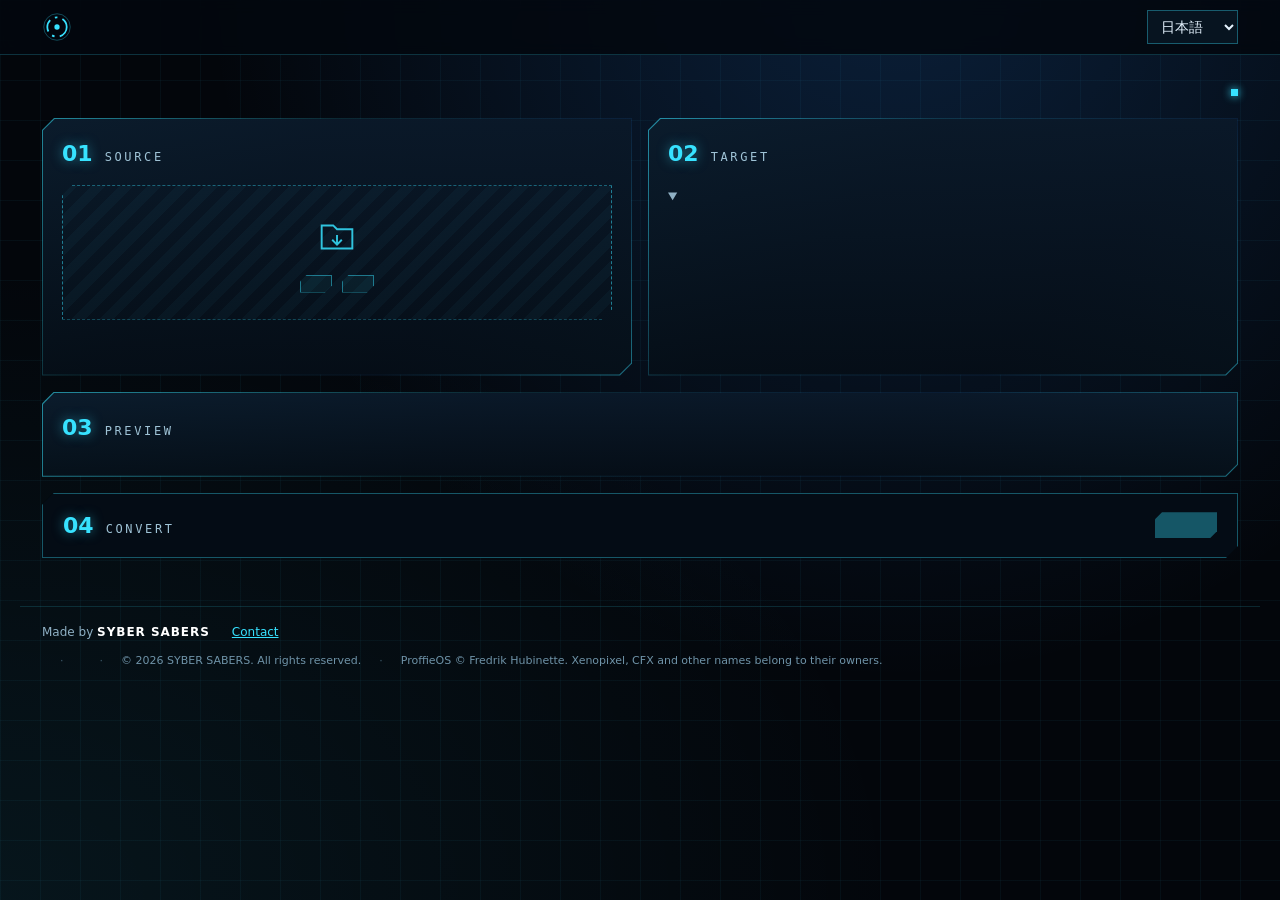
<file: src/shell.html>
<!DOCTYPE html>
<html lang="ja">
<head>
<meta charset="utf-8">
<meta name="viewport" content="width=device-width, initial-scale=1">
<title>Saber Sound Converter</title>
<meta name="description" content="Convert lightsaber sound fonts between Proffieboard, Xenopixel V3 (Xeno3) and CFX file naming — right in your browser, nothing uploaded.">
<style>
/*__FONTS__*/
  /* ===== HUD テーマ（ダーク＋シアン発光＋オレンジのアクセント） ===== */
  :root{
    --bg:#03060b; --panel:rgba(8,19,32,.94); --panel2:#071420; --line:rgba(55,226,255,.2); --line2:rgba(55,226,255,.5);
    --text:#e6f4ff; --muted:#8fb0c4; --accent:#37e2ff; --accent2:#2a8cff; --ok:#37e2ff; --warn:#ff9a3c; --bad:#ff5a6a; --chip:rgba(55,226,255,.06);
    --c:12px;
    --disp:'PWC Display',system-ui,"Segoe UI","Hiragino Sans","Yu Gothic UI","Meiryo",sans-serif;
    --mono:'PWC Mono',ui-monospace,Consolas,monospace;
  }
  *{box-sizing:border-box}
  html{background:var(--bg)}
  body{margin:0;color:var(--text);font:14px/1.6 system-ui,-apple-system,"Segoe UI","Hiragino Sans","Yu Gothic UI","Meiryo",sans-serif;
    background-color:var(--bg);
    background-image:radial-gradient(ellipse at 70% -10%,rgba(42,140,255,.2),transparent 55%),radial-gradient(ellipse at 0% 100%,rgba(55,226,255,.07),transparent 50%),
      linear-gradient(rgba(55,226,255,.045) 1px,transparent 1px),linear-gradient(90deg,rgba(55,226,255,.045) 1px,transparent 1px);
    background-size:auto,auto,40px 40px,40px 40px;min-height:100vh}
  a{color:var(--accent)}
  .mono{font-family:var(--mono);letter-spacing:.08em}
  .disp{font-family:var(--disp);letter-spacing:.06em}

  /* 角を斜めに切ったパネル：外側が枠線の色、::before が中身 */
  .card,.plist-wrap,.editor,.board,.hud{position:relative;isolation:isolate;border:none;border-radius:0;
    background:linear-gradient(135deg,rgba(55,226,255,.6),rgba(55,226,255,.14) 35%,rgba(42,140,255,.1) 70%,rgba(55,226,255,.45));
    clip-path:polygon(var(--c) 0,100% 0,100% calc(100% - var(--c)),calc(100% - var(--c)) 100%,0 100%,0 var(--c))}
  .card::before,.plist-wrap::before,.editor::before,.board::before,.hud::before{content:'';position:absolute;inset:1px;z-index:-1;
    background:linear-gradient(180deg,rgba(10,24,40,.97),rgba(5,13,22,.97));
    clip-path:polygon(calc(var(--c) - .4px) 0,100% 0,100% calc(100% - var(--c) + .4px),calc(100% - var(--c) + .4px) 100%,0 100%,0 calc(var(--c) - .4px))}

  header{position:sticky;top:0;z-index:20;background:rgba(3,8,14,.86);backdrop-filter:blur(8px);border-bottom:1px solid var(--line)}
  .hbar{max-width:1240px;margin:0 auto;padding:10px 22px;display:flex;align-items:center;gap:14px;flex-wrap:wrap}
  .logo{display:flex;align-items:center;gap:10px}
  .logo svg{flex:none}
  .ring-spin{transform-origin:50% 50%;animation:spin 6s linear infinite}
  .logo span{font-family:var(--disp);font-weight:700;font-size:16px;letter-spacing:.08em;text-transform:uppercase;color:#fff}
  .hsp{flex:1}
  .conn{display:flex;align-items:center;gap:8px;color:var(--muted);font-size:13px}
  .dot{width:8px;height:8px;border-radius:50%;background:#3d5566}
  .dot.on{background:var(--accent);box-shadow:0 0 10px var(--accent);animation:pulse 1.8s ease-in-out infinite}
  @keyframes pulse{50%{opacity:.4}}
  #status{color:var(--muted);font-size:11.5px;font-family:var(--mono);letter-spacing:.06em}

  select,input[type=text],input[type=number],textarea{background:var(--panel2);color:var(--text);border:1px solid rgba(55,226,255,.35);border-radius:0;padding:7px 9px;font:inherit}
  select:focus,input:focus,textarea:focus,button:focus-visible{outline:2px solid var(--accent);outline-offset:1px}
  input[type=checkbox],input[type=range]{accent-color:var(--accent)}

  .btn{position:relative;background:var(--chip);color:#cfeeff;border:1px solid rgba(55,226,255,.45);border-radius:0;padding:8px 15px;font:inherit;font-size:13.5px;cursor:pointer;white-space:nowrap;
    clip-path:polygon(7px 0,100% 0,100% calc(100% - 7px),calc(100% - 7px) 100%,0 100%,0 7px);transition:background .16s,box-shadow .16s,color .16s,transform .16s}
  .btn:hover:not(:disabled){background:rgba(55,226,255,.18);color:#fff;box-shadow:inset 0 0 16px rgba(55,226,255,.35);transform:translateY(-1px)}
  .btn:disabled{opacity:.35;cursor:default}
  .btn.primary{background:var(--accent);border-color:var(--accent);color:#02121a;font-weight:700}
  .btn.primary:hover:not(:disabled){background:#86f0ff;color:#02121a;box-shadow:0 0 20px rgba(55,226,255,.55)}
  .btn.big{font-size:17px;padding:12px 30px}
  .btn.small{padding:5px 11px;font-size:13px}
  .btn.tiny{padding:3px 9px;font-size:12px;clip-path:polygon(5px 0,100% 0,100% calc(100% - 5px),calc(100% - 5px) 100%,0 100%,0 5px)}
  .btn.danger{color:#ffc58f;border-color:rgba(255,154,60,.6);background:rgba(255,154,60,.06)}
  .btn.danger:hover:not(:disabled){background:rgba(255,154,60,.2);color:#fff;box-shadow:inset 0 0 16px rgba(255,154,60,.3)}
  .chk{display:flex;align-items:center;gap:7px;margin:6px 0;cursor:pointer}

  main{max-width:1240px;margin:0 auto;padding:20px 22px}
  .card{padding:18px 20px;margin-bottom:16px}
  .card h3,.editor h3{margin:0 0 12px;font-size:15px;display:flex;align-items:center;gap:9px}
  .card h3::before,.editor h3::before{content:'';width:7px;height:7px;background:var(--accent);box-shadow:0 0 8px var(--accent);flex:none}
  .hint,small{color:var(--muted);font-size:12.5px}
  .warn{color:var(--warn)}
  .row{display:flex;align-items:center;gap:10px;flex-wrap:wrap;margin-top:10px}
  .pre{white-space:pre-line}
  details summary{cursor:pointer;color:var(--muted)}
  details[open] summary{margin-bottom:8px}
  .notice{background:rgba(255,154,60,.08);border:1px solid rgba(255,154,60,.45);color:#ffd2a6;padding:9px 14px;margin-bottom:14px;display:flex;align-items:center;gap:10px;flex-wrap:wrap;
    clip-path:polygon(8px 0,100% 0,100% calc(100% - 8px),calc(100% - 8px) 100%,0 100%,0 8px)}
  .banner{background:rgba(255,90,106,.1);border:1px solid rgba(255,90,106,.5);padding:9px 14px;margin-bottom:14px;display:flex;align-items:center;gap:10px}
  /* 表 */
  .tw{overflow-x:auto}
  table{border-collapse:collapse;width:100%;font-size:13px}
  th,td{border-bottom:1px solid rgba(55,226,255,.12);padding:8px 9px;text-align:left}
  th{color:#6f93a8;font-weight:400;font-family:var(--mono);letter-spacing:.06em;font-size:12px}
  tr.manual td{background:rgba(55,226,255,.06)}
  .nowrap{white-space:nowrap}
  .danger-card{--line2:rgba(255,154,60,.5)}
  .log{background:#02060b;border:1px solid rgba(55,226,255,.2);padding:10px;max-height:320px;overflow:auto;font:12px/1.45 var(--mono);white-space:pre-wrap}
  /* ===== 初回接続のロード画面 ===== */
  #busy{position:fixed;inset:0;z-index:40;background:#000;display:flex;align-items:center;justify-content:center;opacity:0;pointer-events:none;transition:opacity .3s}
  #busy.on{opacity:1;pointer-events:auto}
  #busy.out{opacity:0;transition:opacity .35s}
  .busy-in{width:440px;max-width:86vw;opacity:0;transition:opacity .3s .15s}
  #busy.on .busy-in{opacity:1}
  .busy-bar{position:relative;height:16px;border:1px solid rgba(220,230,255,.55);background:rgba(0,0,0,.5)}
  .busy-bar span{position:absolute;left:1px;top:1px;bottom:1px;width:0;background:#d9dee8;transition:width .35s ease-out}
  .busy-bar b{position:absolute;inset:0;display:flex;align-items:center;justify-content:center;font:400 11px var(--mono);color:#fff;mix-blend-mode:difference}
  .busy-step,.busy-sub{margin-top:10px;text-align:center;font-size:10px;line-height:1.6;color:#9fb6d9}
  .busy-sub{margin-top:2px}
  body.reveal main,body.reveal .board{animation:focus .45s cubic-bezier(.2,.8,.2,1) both}
  @keyframes focus{0%{opacity:0;filter:blur(10px);transform:scale(1.02)}100%{opacity:1;filter:none;transform:none}}

  @media (prefers-reduced-motion: reduce){
    *,*::before,*::after{animation:none !important;transition:none !important}
  }
  footer{max-width:1240px;margin:28px auto 30px;padding:16px 22px 0;color:var(--muted);font-size:12px;border-top:1px solid rgba(55,226,255,.15);display:flex;flex-direction:column;gap:10px}
  footer p{margin:0}
  footer .f-row{display:flex;flex-wrap:wrap;align-items:center;gap:6px 22px}
  footer .f-share{margin-left:auto;display:flex;align-items:center;gap:10px}
  footer .f-small{font-size:11px;color:#6f93a8;gap:4px 18px}
  footer .f-small p+p::before{content:'·';margin-right:18px;color:#3d5a6b}
  footer .shop b{font-family:var(--disp);letter-spacing:.08em;color:#fff}
  .presented{margin:0;font-size:10.5px;color:#6f93a8;text-align:center}
  .presented a{color:#9fc3d6;text-decoration:none;letter-spacing:.12em}
  .presented a:hover{color:var(--accent)}
  .pvled{font:inherit;font-size:inherit;letter-spacing:inherit;color:var(--muted);background:none;border:1px solid rgba(55,226,255,.25);padding:0 6px;margin-left:4px;cursor:pointer;pointer-events:auto}
  .pvled.on{color:#06131a;background:var(--accent);border-color:var(--accent)}
  .share{display:inline-flex;align-items:center;gap:8px;vertical-align:middle}
  .shr{display:inline-flex;align-items:center;justify-content:center;width:30px;height:30px;color:#9fc3d6;background:rgba(55,226,255,.06);border:1px solid rgba(55,226,255,.25);cursor:pointer;padding:0;transition:color .15s,border-color .15s,background .15s}
  .shr svg{width:15px;height:15px}
  .shr:hover{color:#fff;border-color:var(--accent);background:rgba(55,226,255,.15)}
  .shr-line:hover{color:#06c755} .shr-fb:hover{color:#4c8dff}
  dialog{background:rgba(6,15,26,.98);color:var(--text);border:1px solid var(--line2);border-radius:0;padding:20px 22px;max-width:520px;
    clip-path:polygon(12px 0,100% 0,100% calc(100% - 12px),calc(100% - 12px) 100%,0 100%,0 12px);box-shadow:0 0 40px rgba(55,226,255,.2)}
  dialog::backdrop{background:rgba(0,4,10,.72)}
  dialog h3{margin:0 0 10px;font-family:var(--disp);letter-spacing:.04em}
  dialog p{white-space:pre-line;margin:0 0 16px}
  dialog .actions{text-align:right}
  .toast{position:fixed;bottom:22px;left:50%;transform:translateX(-50%);background:rgba(5,13,22,.97);border:1px solid var(--accent);color:#fff;padding:9px 20px;opacity:0;transition:opacity .2s;pointer-events:none;z-index:60;
    clip-path:polygon(8px 0,100% 0,100% calc(100% - 8px),calc(100% - 8px) 100%,0 100%,0 8px);box-shadow:0 0 20px rgba(55,226,255,.3)}
  .toast.show{opacity:1}
  /* ===== 音源変換ツール ===== */
  #busy{background:rgba(0,3,8,.92)}
  .busy-ring{display:block;margin:0 auto 22px;width:84px;height:84px}
  .busy-ring .r1{transform-origin:50% 50%;animation:spin 2.4s linear infinite}
  .busy-ring .r2{transform-origin:50% 50%;animation:spin 6s linear infinite reverse}
  @keyframes spin{to{transform:rotate(360deg)}}
  .busy-step{font-size:11px;letter-spacing:.2em;color:var(--accent)}
  .busy-sub{white-space:nowrap;overflow:hidden;text-overflow:ellipsis}
  .hero{display:flex;align-items:flex-end;justify-content:space-between;gap:20px;flex-wrap:wrap;padding:14px 0 22px}
  .w-kick{font-size:11px;color:var(--accent)}
  .w-title{margin:6px 0 0;font-family:var(--disp);font-size:38px;line-height:1.15;color:#fff;letter-spacing:.06em;text-shadow:0 0 24px rgba(55,226,255,.45)}
  .w-sub{margin:6px 0 0;font-size:15px;color:#cfe3ee}
  .privacy{color:var(--muted);font-size:12.5px;margin:0;display:flex;align-items:center;gap:8px}
  .privacy::before{content:'';width:7px;height:7px;background:var(--accent);box-shadow:0 0 8px var(--accent)}
  .stephd{display:flex;align-items:baseline;gap:12px;margin:0 0 14px}
  .stephd .no{font-family:var(--disp);font-weight:700;font-size:22px;color:var(--accent);text-shadow:0 0 12px rgba(55,226,255,.5)}
  .stephd .en{font-family:var(--mono);font-size:12px;letter-spacing:.22em;color:#9fc3d6}
  .stephd h2{margin:0;font-size:16px;color:#fff;font-weight:700}
  .top2{display:grid;grid-template-columns:1fr 1fr;gap:16px;align-items:stretch}
  @media (max-width:900px){.top2{grid-template-columns:1fr}}
  .top2 .card{margin-bottom:16px}

  /* ドロップエリア */
  .drop{position:relative;border:1px dashed rgba(55,226,255,.5);background:repeating-linear-gradient(135deg,rgba(55,226,255,.035) 0 10px,transparent 10px 20px);padding:26px 18px;text-align:center;
    clip-path:polygon(10px 0,100% 0,100% calc(100% - 10px),calc(100% - 10px) 100%,0 100%,0 10px);transition:background .2s,border-color .2s}
  .drop .big{font-family:var(--disp);font-size:18px;letter-spacing:.04em;color:#fff;margin:8px 0 2px}
  .drop svg{opacity:.85}
  .drop .row{justify-content:center}
  .drop.has{padding:16px 18px}
  .drop.has svg{display:none}
  body.dragging .drop{background:rgba(55,226,255,.14);border-color:var(--accent);box-shadow:inset 0 0 30px rgba(55,226,255,.35)}
  body.dragging::after{content:'';position:fixed;inset:0;border:2px solid var(--accent);box-shadow:inset 0 0 60px rgba(55,226,255,.35);pointer-events:none;z-index:30}
  .srcinfo{margin-top:12px;display:flex;align-items:center;gap:10px;flex-wrap:wrap;min-height:26px}
  .filebtn{position:relative;overflow:hidden}
  .filebtn input{position:absolute;inset:0;opacity:0;cursor:pointer}

  /* 変換先ボタン */
  .tgts{display:grid;grid-template-columns:repeat(3,1fr);gap:10px}
  @media (max-width:560px){.tgts{grid-template-columns:1fr}}
  .tgt{display:flex;flex-direction:column;align-items:flex-start;gap:3px;text-align:left;background:var(--chip);color:#cfeeff;border:1px solid rgba(55,226,255,.35);padding:14px 14px 12px;cursor:pointer;font:inherit;
    clip-path:polygon(10px 0,100% 0,100% calc(100% - 10px),calc(100% - 10px) 100%,0 100%,0 10px);transition:background .16s,box-shadow .16s,transform .16s}
  .tgt b{font-family:var(--disp);font-size:22px;letter-spacing:.12em;color:#fff}
  .tgt span{font-size:11.5px;color:var(--muted)}
  .tgt code{font-size:11px;color:#9fc3d6;margin-top:6px}
  .tgt:hover{background:rgba(55,226,255,.12);transform:translateY(-1px)}
  .tgt.on{background:rgba(55,226,255,.2);border-color:var(--accent);box-shadow:inset 0 0 22px rgba(55,226,255,.45),0 0 14px rgba(55,226,255,.3)}
  .tgt.on b{color:var(--accent);text-shadow:0 0 12px rgba(55,226,255,.7)}
  .tgt.on code{color:#fff}
  .opts{margin-top:12px;display:flex;flex-direction:column;gap:4px;font-size:13px;color:#cfe3ee}
  .inl{display:flex;align-items:center;gap:8px;flex-wrap:wrap}
  .badge{color:#9ff1ff;border:1px solid rgba(55,226,255,.55);padding:0 7px;font-size:11px;white-space:nowrap;font-family:var(--mono);letter-spacing:.06em}

  /* プレビュー */
  .empty{margin:4px 0}
  .font{border:1px solid rgba(55,226,255,.22);background:rgba(55,226,255,.025);padding:12px 14px;margin-top:12px}
  .font.off{opacity:.5}
  .font.off .tw,.font.off details{display:none}
  .font-h{display:flex;align-items:center;gap:10px;flex-wrap:wrap}
  .font-h .chk{margin:0}
  .font-h .chk input{width:17px;height:17px}
  .sr{position:absolute;width:1px;height:1px;overflow:hidden;clip:rect(0 0 0 0)}
  .fname{font-family:var(--disp);font-size:18px;letter-spacing:.04em;color:#fff}
  .froot{color:#6f93a8}
  .falias{color:#cfe3ee;font-size:14px}
  .hsp{flex:1}
  .fsel{display:flex;align-items:center;gap:6px;font-size:11px;color:var(--muted);letter-spacing:.08em}
  .fsel select{padding:4px 6px;font-family:var(--mono)}
  .farrow{font-size:13px;color:var(--muted)} .farrow b{color:var(--accent);font-family:var(--disp);letter-spacing:.1em}
  .fstats{display:flex;gap:14px;flex-wrap:wrap;margin:8px 0 2px;font-size:11.5px;color:var(--muted)}
  .fstats .ok{color:var(--accent)} .fstats .wn{color:var(--warn)}
  .warns{margin:8px 0 4px;padding:8px 12px 8px 28px;background:rgba(255,154,60,.07);border-left:3px solid var(--warn);color:#ffd2a6;font-size:12.5px}
  .warns li{margin:1px 0}
  table.map{margin-top:8px;font-size:12.5px}
  table.map td{padding:5px 8px;vertical-align:top}
  table.map td.ty{color:#9ff1ff;white-space:nowrap}
  table.map td.arr{color:var(--accent);width:18px;padding:5px 0}
  table.map td.to{color:#fff}
  table.map i{color:#6f93a8;font-style:normal;margin:0 4px;font-family:system-ui,sans-serif;letter-spacing:0}
  table.map{table-layout:fixed} table.map th:nth-child(1){width:120px} table.map th:nth-child(3){width:28px} table.map th:nth-child(5){width:52px}
  table.map td{overflow:hidden;text-overflow:ellipsis;white-space:nowrap}
  table.map tr.unv td.ty{color:#ffc58f}
  table.map tr.add td{color:#9fc3d6}
  .warnmark{color:var(--warn);cursor:help}
  .unm{margin-top:8px} .unm summary{color:#ffc58f} .unm ul{margin:4px 0;padding-left:20px;font-size:12.5px}
  .all{margin-top:6px} .all summary,.unm summary{font-size:12.5px}

  /* 変換バー */
  .convbar{position:sticky;bottom:0;z-index:10;display:flex;align-items:center;gap:14px;flex-wrap:wrap;padding:14px 20px;margin-top:6px;background:rgba(5,13,22,.96);backdrop-filter:blur(6px);border:1px solid rgba(55,226,255,.35);
    clip-path:polygon(12px 0,100% 0,100% calc(100% - 12px),calc(100% - 12px) 100%,0 100%,0 12px)}
  .convbar .stephd{margin:0}
  .convbar .sum{flex:1;min-width:200px;color:#cfe3ee;font-family:var(--mono);font-size:12.5px;letter-spacing:.04em}
  .result{margin-top:14px}
  .done-h{display:flex;align-items:center;gap:14px;flex-wrap:wrap}
  .done-h b{font-size:20px;color:var(--accent);letter-spacing:.08em;text-shadow:0 0 14px rgba(55,226,255,.6)}
  .result details{margin-top:8px}
  body.is-busy main{pointer-events:none}
</style>
</head>
<body>
<header><div class="hbar">
  <div class="logo"><svg width="30" height="30" viewBox="0 0 34 34" aria-hidden="true"><circle cx="17" cy="17" r="15" fill="none" stroke="#37e2ff" stroke-opacity=".35"/><circle cx="17" cy="17" r="11" fill="none" stroke="#37e2ff" stroke-width="2" stroke-dasharray="14 6 3 6" class="ring-spin"/><circle cx="17" cy="17" r="3" fill="#37e2ff"/></svg><span data-t="appTitle"></span></div>
  <span id="status"></span>
  <span class="hsp"></span>
  <select id="langSel" aria-label="Language"><option value="ja">日本語</option><option value="en">English</option></select>
</div></header>

<main id="main">
  <section class="hero">
    <div><div class="mono w-kick" data-t="kick"></div><h1 class="w-title" data-t="wTitle"></h1><p class="w-sub" data-t="wSub"></p></div>
    <p class="privacy" data-t="privacy"></p>
  </section>

  <div class="top2">
    <section class="card">
      <div class="stephd"><span class="no">01</span><span class="en">SOURCE</span><h2 data-t="s1t"></h2></div>
      <div class="drop" id="drop">
        <svg width="46" height="46" viewBox="0 0 48 48" aria-hidden="true"><path d="M8 14h12l4 4h16v20H8z" fill="none" stroke="#37e2ff" stroke-width="2"/><path d="M24 24v10M19 29l5 5 5-5" fill="none" stroke="#37e2ff" stroke-width="2"/></svg>
        <div class="big" data-t="drop"></div>
        <small data-t="dropSub"></small>
        <div class="row">
          <label class="btn filebtn"><span data-t="pickFolder"></span><input type="file" id="inFolder" webkitdirectory directory multiple></label>
          <label class="btn filebtn"><span data-t="pickZip"></span><input type="file" id="inZip" accept=".zip,application/zip" multiple></label>
        </div>
      </div>
      <div class="srcinfo" id="srcInfo"></div>
    </section>

    <section class="card">
      <div class="stephd"><span class="no">02</span><span class="en">TARGET</span><h2 data-t="s2t"></h2></div>
      <div class="tgts" id="tgts"></div>
      <details class="optbox" open><summary data-t="opts"></summary><div class="opts" id="opts"></div></details>
    </section>
  </div>

  <section class="card">
    <div class="stephd"><span class="no">03</span><span class="en">PREVIEW</span><h2 data-t="s3t"></h2></div>
    <div id="preview"></div>
  </section>

  <div class="convbar">
    <div class="stephd"><span class="no">04</span><span class="en">CONVERT</span></div>
    <span class="sum" id="sumBar"></span>
    <button class="btn primary big" id="btnConvert" data-t="convert" disabled></button>
  </div>
  <section class="card result" id="result" hidden></section>
</main>

<div id="busy" aria-live="polite"><div class="busy-in">
  <svg class="busy-ring" viewBox="0 0 84 84" aria-hidden="true"><circle cx="42" cy="42" r="38" fill="none" stroke="#37e2ff" stroke-opacity=".25"/><circle class="r1" cx="42" cy="42" r="31" fill="none" stroke="#37e2ff" stroke-width="3" stroke-dasharray="40 14 6 14"/><circle class="r2" cx="42" cy="42" r="23" fill="none" stroke="#2a8cff" stroke-width="2" stroke-dasharray="4 8"/><circle cx="42" cy="42" r="5" fill="#37e2ff"/></svg>
  <div class="busy-bar"><span id="busyFill"></span><b id="busyPct">0</b></div><div class="busy-step mono" id="busyStep"></div><div class="busy-sub mono" id="busySub"></div>
</div></div>

<footer>
  <div class="f-row">
    <p class="shop">Made by <a id="shopLink" target="_blank" rel="noopener"><b>SYBER SABERS</b></a></p>
    <p><a href="#" id="mailLink">Contact</a></p>
    <p class="f-share" id="shareFoot"></p>
  </div>
  <div class="f-row f-small">
    <p data-t="fUnofficial"></p>
    <p data-t="fPrivacy"></p>
    <p>© 2026 SYBER SABERS. All rights reserved.</p>
    <p>ProffieOS © Fredrik Hubinette. Xenopixel, CFX and other names belong to their owners.</p>
  </div>
</footer>

<dialog id="dlg"><h3 id="dlgTitle"></h3><p id="dlgBody"></p><div class="actions"><button class="btn primary" id="dlgOk">OK</button></div></dialog>
<div class="toast" id="toast"></div>

<script>
/*__SCRIPTS__*/
App.init();
</script>
</body>
</html>
</file>
